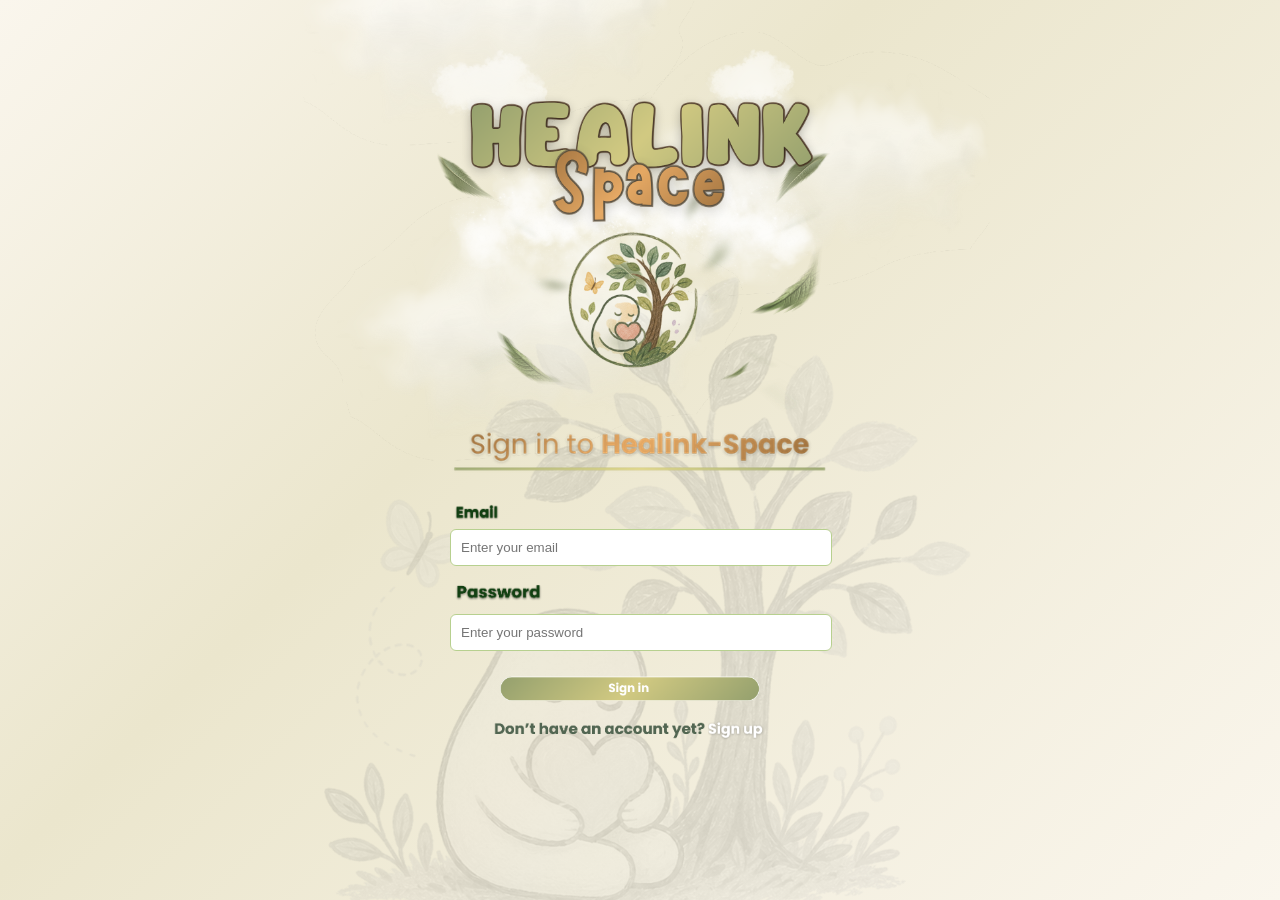
<file: index.html>
<!DOCTYPE html>
<html lang="id">
<head>
  <meta charset="UTF-8">
  <meta name="viewport" content="width=device-width, initial-scale=1.0">
  <title>Healink</title>
  <link rel="stylesheet" href="index.css">
</head>
<body>

  <div class="screen">
    <img src="assets2/wallpaper.png" alt="background" class="wallpaper">
    <div class="content">

      
      <!-- Logo -->
      <img src="assets2/logo-login.png" alt="MediSafe Logo" class="logo">

      
    <!-- Sign in to (IMAGE) -->
    <img src="assets2/signin-txt.png" class="title-img" alt="Sign in to">

    <!-- Form -->
    <form class="login-form">
    <img src="assets2/Email.png" class="fieldemail">
      <input type="email" placeholder="Enter your email">

    <img src="assets2/Password.png" class="fieldpassword">
      <input type="password" placeholder="Enter your password">

      <!-- Button SIGN IN (IMAGE) -->
      <a href="ab.html" class="btn-img">
  <img src="assets2/signin-btn.png" alt="Sign In">
      </a>

    </form>

    <div class="signup">
    <img src="assets2/textsignup.png" class="under" alt="Sign in to">

    <a href="signup.html" class="under">
  <img src="assets2/signup.png" alt="Info">
</a>
    
  </div>


  </div> 



    </div>
  </div>

</body>
</html>
</file>
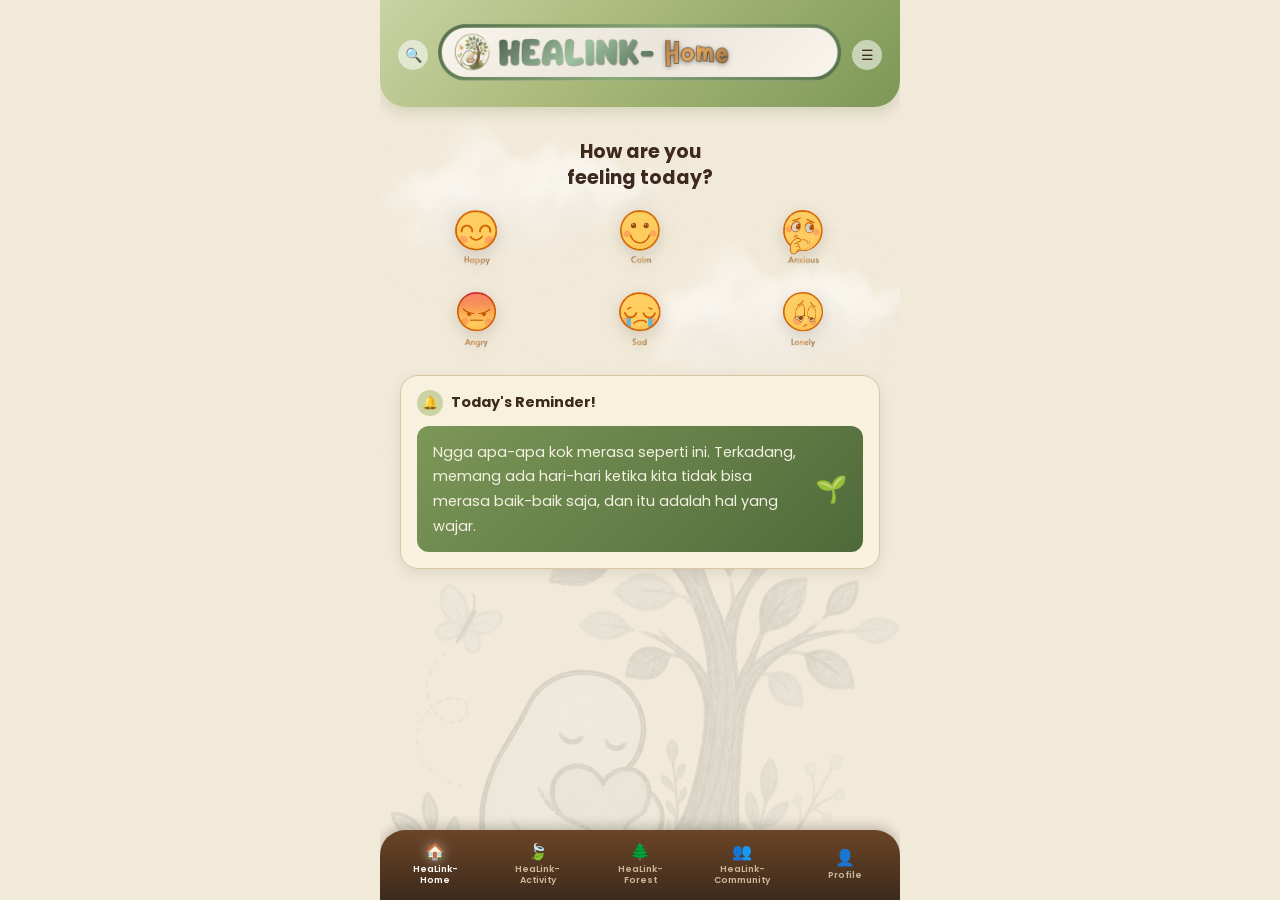
<file: ab.html>
<!DOCTYPE html>
<html lang="id">
<head>
<meta charset="UTF-8">
<meta name="viewport" content="width=device-width, initial-scale=1.0">
<title>HeaLink - Prototipe Interaktif</title>
<style>
@import url('https://fonts.googleapis.com/css2?family=Fredoka:wght@500;600;700&family=Caveat:wght@600;700&family=Poppins:ital,wght@0,400;0,500;0,600;0,700;1,400&display=swap');

/* ============ Design tokens ============ */
* {
  -webkit-tap-highlight-color: transparent;
}

:root{
  --green-deep:#4f6a3a;
  --green-mid:#7c9757;
  --green-light:#a9b878;
  --green-pale:#c9d3a3;
  --brown-deep:#3d2a1c;
  --brown-mid:#6b4527;
  --brown-warm:#8a6a45;
  --cream-bg:#f2ead9;
  --cream-card:#f8f1de;
  --cream-line:#d8c7a0;
  --gold:#e3ac3d;
  --gold-deep:#c98f22;
  --peach:#e8a78f;
  --ink:#3c2c1e;
  --ink-soft:#7a6650;
  --white:#fffdf8;

  --font-logo:'Fredoka', sans-serif;
  --font-script:'Caveat', cursive;
  --font-body:'Poppins', sans-serif;

  --radius-lg:28px;
  --radius-md:18px;
  --radius-sm:12px;
  --shadow-soft:0 10px 24px rgba(61,42,28,0.14);
  --shadow-card:0 4px 14px rgba(61,42,28,0.10);
}

*{box-sizing:border-box;}
html,body{margin:0;padding:0;}
body{
  font-family:var(--font-body);
  background:var(--cream-bg);
  min-height:100vh;
  min-height:100dvh;
  color:var(--ink);
}

/* ============ Page chrome ============ */
.stage{
  display:flex;
  flex-direction:column;
  align-items:stretch;
  width:100%;
  max-width:520px;
  margin:0 auto;
}
.stage-heading{
  display:none; /* prototype intro text hidden — this is now the real site opened on phone */
}

/* ============ Screen container (was phone frame) ============ */
.phone{
  position:relative;
  width:100%;
}
.phone-screen{
  position:relative;
  width:100%;
  min-height:100vh;
  min-height:100dvh;
  background:url('assets/background.png') center/cover no-repeat;
  overflow:hidden;
}

/* ============ Screens ============ */
.screen{
  position:absolute;
  inset:0;
  display:flex;
  flex-direction:column;
  opacity:0;
  pointer-events:none;
  transform:translateX(14px);
  transition:opacity .28s ease, transform .28s ease;
  min-height:100vh;
  min-height:100dvh;
}
.screen.active{
  opacity:1;
  pointer-events:auto;
  transform:translateX(0);
  z-index:5;
}
.screen-body{
  flex:1;
  overflow-y:auto;
  padding:14px 20px 24px;
  scrollbar-width:none;
}
.screen-body::-webkit-scrollbar{display:none;}

/* ============ Header ============ */
.app-header{
  padding:14px 18px 12px;
  position:relative;
  background:linear-gradient(135deg, var(--green-pale) 0%, var(--green-light) 45%, var(--green-mid) 100%);
  border-radius:0 0 26px 26px;
  box-shadow:0 6px 14px rgba(79,106,58,0.18);
}
.app-header .header-row{
  display:flex;
  align-items:center;
  gap:10px;
}
.icon-btn{
  width:30px; height:30px;
  border-radius:50%;
  border:none;
  background:rgba(255,255,255,0.55);
  display:flex; align-items:center; justify-content:center;
  font-size:14px;
  color:var(--brown-deep);
  cursor:pointer;
  flex-shrink:0;
  transition:transform .15s ease, background .15s ease;
}
.icon-btn:hover{background:rgba(255,255,255,0.85); transform:scale(1.06);}

.brand-pill .brand-icon{
  width:20px;height:20px;border-radius:50%;
  background:radial-gradient(circle at 35% 30%, #cfe3a6, var(--green-mid));
  display:flex;align-items:center;justify-content:center;
  font-size:11px; flex-shrink:0;
}
.brand-pill .brand-name{
  font-family:var(--font-logo);
  font-weight:600;
  font-size:14.5px;
  color:var(--green-deep);
  white-space:nowrap;
}
.brand-pill .brand-section{
  font-family:var(--font-script);
  font-weight:700;
  font-size:17px;
  color:var(--gold-deep);
  margin-left:1px;
}
.title-pill{
  flex:1;
  background:var(--white);
  border-radius:999px;
  padding:9px 16px;
  text-align:center;
  font-family:var(--font-logo);
  font-weight:600;
  font-size:14px;
  color:var(--brown-deep);
  letter-spacing:.3px;
  box-shadow:inset 0 1px 3px rgba(0,0,0,0.06);
}
.title-pill .chev{color:var(--green-deep); margin-right:4px;}

/* ============ Headings & text ============ */
.h1-page{
  font-weight:700; font-size:19px; text-align:center;
  color:var(--brown-deep); margin:18px 0 16px;
  line-height:1.35;
}
.h2-section{
  font-weight:700; font-size:15px; color:var(--brown-deep);
  text-decoration:underline; text-underline-offset:4px;
  text-decoration-color:var(--cream-line);
  margin:4px 0 14px; text-align:center;
}
.muted{color:var(--ink-soft); font-size:12.5px; line-height:1.6;}

/* ============ Mood grid (Home) ============ */
.mood-grid{
  display:grid;
  grid-template-columns:repeat(3,1fr);
  gap:16px 10px;
  margin-bottom:20px;
}
.mood-item{
  display:flex; flex-direction:column; align-items:center; gap:6px;
  background:none; border:none; cursor:pointer; font-family:var(--font-body);
}
.mood-face{
  width:64px; height:64px;
  display:flex; align-items:center; justify-content:center;
  transition:transform .15s ease, filter .15s ease;
  border-radius:50%;
  border:2.5px solid transparent;
}
.mood-face img{
  width:100%; height:100%;
  object-fit:contain;
  filter:drop-shadow(0 4px 8px rgba(61,42,28,0.18));
}
.mood-item:hover .mood-face{transform:translateY(-3px);}
.mood-item.selected .mood-face{border-color:var(--gold-deep); transform:scale(1.08); background:rgba(255,255,255,0.35);}
.mood-item span.label{font-size:12px; font-weight:600; color:var(--brown-warm);}

.reminder-card{
  background:var(--cream-card);
  border:1.5px solid var(--cream-line);
  border-radius:var(--radius-md);
  padding:14px 16px 16px;
  box-shadow:var(--shadow-card);
}
.reminder-title{
  display:flex; align-items:center; gap:8px;
  font-weight:700; font-size:14.5px; color:var(--brown-deep);
  margin-bottom:10px;
}
.reminder-title .bell{
  width:26px;height:26px;border-radius:50%;
  background:var(--green-pale);
  display:flex;align-items:center;justify-content:center;font-size:13px;
}
.reminder-body{
  background:linear-gradient(135deg, var(--green-mid), var(--green-deep));
  border-radius:var(--radius-sm);
  padding:14px 16px;
  color:#f4f0e2;
  font-size:14.5px;
  line-height:1.7;
  display:flex; align-items:center; gap:10px;
  justify-content:space-between;
}
.reminder-body .sprout{font-size:26px; flex-shrink:0;}

/* ============ Cards list (Activity hub) ============ */
.option-card{
  background:var(--cream-card);
  border:1.5px solid var(--cream-line);
  border-radius:var(--radius-md);
  padding:14px 16px;
  display:flex; align-items:center; justify-content:space-between; gap:10px;
  margin-bottom:14px;
  cursor:pointer;
  box-shadow:var(--shadow-card);
  transition:transform .15s ease, box-shadow .15s ease;
  text-align:left;
  width:100%;
  font-family:var(--font-body);
}
.option-card:hover{transform:translateY(-2px); box-shadow:0 10px 20px rgba(61,42,28,0.14);}
.option-card .oc-text h3{
  margin:0 0 4px; font-size:14.5px; font-weight:700; color:var(--brown-deep);
}
.option-card .oc-text p{margin:0; font-size:11.5px; color:var(--ink-soft); line-height:1.5;}
.option-card .oc-media{
  width:60px;height:60px; flex-shrink:0;
  display:flex;align-items:center;justify-content:center; overflow:hidden;
  background:none;
}
.option-card .oc-media img{width:100%; height:100%; object-fit:contain;}
.option-card .oc-arrow{
  font-size:14px; color:var(--green-deep); flex-shrink:0;
}

.pill-btn{
  display:inline-flex; align-items:center; gap:6px;
  background:linear-gradient(135deg, var(--green-mid), var(--green-deep));
  color:#fff; border:none; border-radius:999px;
  padding:10px 22px; font-weight:600; font-size:13px;
  font-family:var(--font-body);
  cursor:pointer; box-shadow:var(--shadow-card);
  transition:transform .15s ease, filter .15s ease;
}
.pill-btn:hover{transform:translateY(-2px); filter:brightness(1.05);}
.pill-btn.ghost{
  background:var(--white); color:var(--brown-deep);
  border:1.5px solid var(--cream-line);
}
.pill-btn.small{padding:7px 16px; font-size:12px;}
.pill-btn img.btn-icon{width:18px;height:18px;object-fit:contain;}
.center-row{display:flex; justify-content:center; margin:6px 0 4px;}

/* ============ HealCoin ============ */
.coin-hero{
  display:flex; flex-direction:column; align-items:center; gap:6px;
  margin:6px 0 22px;
}
.coin-hero img{width:64px; height:64px; object-fit:contain;}
.coin-hero .amount{font-size:34px; font-weight:700; color:var(--green-deep); font-family:var(--font-logo);}
.coin-hero .unit{font-size:13px; color:var(--ink-soft); margin-top:-4px;}
.coin-badge{
  display:inline-flex; align-items:center; gap:8px;
  background:var(--cream-card); border:1.5px solid var(--cream-line);
  border-radius:999px; padding:6px 14px 6px 6px;
}
.coin-badge img{width:30px;height:30px; object-fit:contain;}
.coin-badge b{font-size:16px; color:var(--brown-deep);}
.coin-badge small{display:block; font-size:10px; color:var(--ink-soft); margin-top:-2px;}

.history-item{
  display:flex; align-items:center; gap:12px;
  padding:12px 4px;
  border-bottom:1px solid var(--cream-line);
}
.history-item:last-child{border-bottom:none;}
.history-item .hi-icon{
  width:46px;height:46px;border-radius:50%;
  display:flex;align-items:center;justify-content:center; flex-shrink:0; overflow:hidden;
}
.history-item .hi-icon img{width:100%; height:100%; object-fit:contain;}
.history-item .hi-text{flex:1;}
.history-item .hi-text h4{margin:0 0 2px; font-size:13px; font-weight:700; color:var(--brown-deep);}
.history-item .hi-text span{font-size:11px; color:var(--ink-soft);}
.history-item .hi-amount{font-weight:700; color:var(--gold-deep); font-size:13.5px;}

.list-card{
  background:var(--cream-card); border:1.5px solid var(--cream-line);
  border-radius:var(--radius-md); padding:4px 14px; margin-bottom:16px;
}

/* ============ Tabs ============ */
.tab-row{display:flex; gap:8px; margin-bottom:16px; flex-wrap:wrap;}
.tab-btn{
  flex:1; min-width:90px;
  background:var(--cream-card); border:1.5px solid var(--cream-line);
  border-radius:999px; padding:8px 10px; font-size:12px; font-weight:600;
  color:var(--brown-warm); cursor:pointer; text-align:center; font-family:var(--font-body);
  transition:all .15s ease;
}
.tab-btn.active{
  background:linear-gradient(135deg, var(--green-mid), var(--green-deep));
  color:#fff; border-color:transparent;
}
.tab-panel{display:none;}
.tab-panel.active{display:block;}

/* ============ Voucher / redeem cards ============ */
.redeem-card{
  background:var(--cream-card); border:1.5px solid var(--cream-line);
  border-radius:var(--radius-md); padding:12px 14px;
  display:flex; align-items:center; gap:12px; margin-bottom:14px;
  box-shadow:var(--shadow-card);
}
.redeem-card .rc-icon{
  width:52px;height:52px;border-radius:50%;
  display:flex; align-items:center; justify-content:center; flex-shrink:0; overflow:hidden;
}
.redeem-card .rc-icon img{width:100%; height:100%; object-fit:contain;}
.redeem-card .rc-text{flex:1;}
.redeem-card .rc-text h4{margin:0 0 3px; font-size:13.5px; font-weight:700; color:var(--brown-deep);}
.redeem-card .rc-text span{font-size:11px; color:var(--ink-soft); display:block;}
.redeem-btn{
  background:linear-gradient(135deg, var(--green-mid), var(--green-deep));
  color:#fff; border:none; border-radius:999px; padding:7px 16px;
  font-size:11.5px; font-weight:600; cursor:pointer; flex-shrink:0; font-family:var(--font-body);
}

/* ============ Psychologist list ============ */
.psych-card{
  display:flex; align-items:center; gap:12px; padding:14px 4px;
  border-bottom:1px solid var(--cream-line); cursor:pointer;
}
.psych-card:last-child{border-bottom:none;}
.psych-avatar{
  width:52px;height:52px;border-radius:50%; flex-shrink:0;
  display:flex; align-items:center; justify-content:center; font-size:22px;
  box-shadow:var(--shadow-card);
  overflow:hidden;
}
.psych-avatar img{width:100%; height:100%; object-fit:cover;}
.psych-info{flex:1;}
.psych-info h4{margin:0 0 2px; font-size:13.5px; font-weight:700; color:var(--brown-deep);}
.psych-info p{margin:0 0 3px; font-size:11px; color:var(--ink-soft); line-height:1.4;}
.psych-info .rating{font-size:11.5px; color:var(--gold-deep); font-weight:600;}
.chev-right{color:var(--brown-warm); font-size:14px;}

/* ============ Session details ============ */
.session-top{display:flex; align-items:center; gap:12px; margin-bottom:18px;}
.session-top .avatar-lg{width:60px;height:60px;border-radius:50%; flex-shrink:0; box-shadow:var(--shadow-card); overflow:hidden;}
.session-top .avatar-lg img{width:100%;height:100%;object-fit:cover;}
.session-top h4{margin:0 0 3px; font-size:15px; color:var(--brown-deep);}
.session-top span{font-size:12px; color:var(--gold-deep); font-weight:600;}
.schedule-card{
  background:var(--cream-card); border:1.5px solid var(--cream-line);
  border-radius:var(--radius-md); padding:16px; margin-bottom:16px;
}
.date-row{display:flex; gap:8px; margin-bottom:12px;}
.date-chip{
  flex:1; text-align:center; padding:7px 4px; border-radius:10px;
  border:1.5px solid var(--cream-line); font-size:11px; font-weight:600;
  color:var(--brown-warm); cursor:pointer; background:var(--white);
}
.date-chip.active{background:var(--brown-mid); color:#fff; border-color:var(--brown-mid);}
.time-grid{display:grid; grid-template-columns:repeat(3,1fr); gap:8px; margin-bottom:14px;}
.time-chip{
  text-align:center; padding:9px 4px; border-radius:10px; font-size:12.5px; font-weight:600;
  background:var(--green-mid); color:#fff; cursor:pointer; border:none; font-family:var(--font-body);
}
.time-chip.active{background:var(--brown-deep);}
.selected-slot{
  background:linear-gradient(135deg, var(--green-light), var(--green-mid));
  border-radius:999px; padding:9px 16px; display:flex; justify-content:space-between;
  font-size:12px; font-weight:700; color:#fff;
}
.book-row{display:flex; align-items:center; justify-content:space-between; margin-top:8px;}
.book-row .coin-mini{display:flex; align-items:center; gap:6px; font-weight:700; color:var(--brown-deep); font-size:15px;}
.book-row .coin-mini img{width:22px;height:22px; object-fit:contain;}

/* ============ Journal ============ */
.field-block{margin-bottom:16px;}
.field-block label{
  display:block; font-size:12.5px; font-weight:700; color:var(--brown-deep);
  text-decoration:underline; text-decoration-color:var(--cream-line); text-underline-offset:3px;
  margin-bottom:8px;
}
.field-box{
  background:var(--cream-card); border:1.5px solid var(--brown-warm);
  border-radius:16px; padding:10px 14px;
}
.field-line{
  display:flex; gap:6px; align-items:baseline; padding:6px 0;
  border-bottom:1px dashed var(--cream-line); font-size:12px;
}
.field-line:last-child{border-bottom:none;}
.field-line input{
  flex:1; border:none; background:transparent; font-family:var(--font-body);
  font-size:12.5px; color:var(--ink); outline:none; padding:2px 0;
}
.field-box textarea{
  width:100%; border:none; background:transparent; resize:none; font-family:var(--font-body);
  font-size:12.5px; outline:none; min-height:40px; color:var(--ink);
}

/* ============ Podcast ============ */
.podcast-panel{
  background:linear-gradient(160deg, var(--green-light) 0%, var(--green-deep) 100%);
  border-radius:var(--radius-md); padding:14px; margin-top:6px;
}
.ep-filter{
  display:flex; align-items:center; gap:10px; margin:4px 4px 14px;
  font-size:12px; color:var(--brown-deep); font-weight:600;
}
.ep-filter .chip{
  background:var(--white); border-radius:999px; padding:6px 14px; font-size:11.5px;
}
.ep-card{
  display:flex; gap:10px; background:rgba(255,253,248,0.9); border-radius:14px;
  padding:8px; margin-bottom:10px; align-items:flex-start; cursor:pointer;
  transition:transform .15s ease;
}
.ep-card:hover{transform:translateY(-2px);}
.ep-card img{width:64px;height:64px; border-radius:10px; object-fit:cover; flex-shrink:0;}
.ep-card .ep-text{flex:1;}
.ep-card .ep-text h5{margin:0 0 3px; font-size:12px; font-weight:700; color:var(--brown-deep); line-height:1.3;}
.ep-card .ep-text p{margin:0 0 5px; font-size:10px; color:var(--ink-soft); line-height:1.4;}
.ep-card .ep-meta{display:flex; align-items:center; gap:6px; font-size:10.5px; color:var(--brown-warm); font-weight:600;}
.ep-play{
  width:20px;height:20px;border-radius:50%; background:var(--brown-deep); color:#fff;
  display:flex;align-items:center;justify-content:center; font-size:9px; border:none; cursor:pointer;
}
.ep-play.playing{background:var(--gold-deep);}

/* ============ Community: plan together ============ */
.duo-row{display:flex; justify-content:center; align-items:center; gap:18px; margin:8px 0 16px;}
.duo-avatar{display:flex; flex-direction:column; align-items:center; gap:6px;}
.duo-avatar img{width:64px;height:64px;border-radius:50%; box-shadow:var(--shadow-card); object-fit:cover;}
.duo-avatar span{font-size:12px; font-weight:600; color:var(--brown-deep);}
.duo-plus{font-size:20px; color:var(--brown-warm); font-weight:700;}
.tree-visual{text-align:center; margin:10px 0 4px; line-height:1;}
.tree-visual img{width:110px; height:110px; object-fit:contain;}
.grow-caption{text-align:center; font-size:13px; color:var(--brown-deep); font-weight:600; margin-bottom:16px; line-height:1.5;}
.progress-row{display:flex; justify-content:space-between; font-size:11.5px; font-weight:600; color:var(--brown-warm); margin-bottom:6px;}
.progress-track{
  width:100%; height:9px; background:var(--white); border-radius:999px; overflow:hidden;
  border:1px solid var(--cream-line); margin-bottom:18px;
}
.progress-fill{height:100%; background:linear-gradient(90deg, var(--green-mid), var(--green-deep)); border-radius:999px;}

.target-card{
  background:var(--cream-card); border:1.5px solid var(--cream-line); border-radius:var(--radius-md);
  padding:14px 16px; margin-bottom:16px;
}
.target-card h4{margin:0 0 8px; font-size:13.5px; color:var(--brown-deep); display:flex; align-items:center; gap:6px;}
.target-card h4 img{width:20px;height:20px;object-fit:contain;}
.target-nums{display:flex; justify-content:space-between; font-size:11px; color:var(--ink-soft); margin-top:6px;}
.forest-photo{width:100%; border-radius:var(--radius-md); margin-bottom:16px; box-shadow:var(--shadow-card); display:block; object-fit:cover; max-height:260px;}
.members-card{
  background:linear-gradient(135deg, var(--green-light), var(--green-mid));
  border-radius:var(--radius-md); padding:14px 16px;
}
.members-card h4{margin:0 0 10px; font-size:13px; color:#fff; text-decoration:underline; text-underline-offset:3px;}
.avatar-stack{display:flex; align-items:center;}
.avatar-stack .av{
  width:34px;height:34px;border-radius:50%; border:2px solid #fff; margin-left:-10px;
  display:flex;align-items:center;justify-content:center;font-size:14px; box-shadow:var(--shadow-card);
}
.avatar-stack .av:first-child{margin-left:0;}
.avatar-stack .more{
  background:var(--brown-deep); color:#fff; font-size:11px; font-weight:700;
}

/* ============ Forest main ============ */
.forest-hero{position:relative; margin:4px 0 14px;}
.forest-hero img{width:100%; border-radius:var(--radius-md); box-shadow:var(--shadow-card); display:block; max-height:340px; object-fit:cover;}
.coin-float{
  position:absolute; top:12px; left:12px;
  background:var(--cream-card); border:1.5px solid var(--cream-line);
  border-radius:999px; padding:6px 12px; display:flex; align-items:center; gap:6px;
  font-weight:700; font-size:13px; color:var(--brown-deep);
}
.coin-float img{width:20px;height:20px; object-fit:contain;}
.growth-card{
  background:var(--cream-card); border:1.5px solid var(--cream-line); border-radius:var(--radius-md);
  padding:14px 16px; margin-bottom:16px;
}
.growth-card h4{margin:0 0 4px; font-size:13.5px; color:var(--brown-deep); display:flex; align-items:center; gap:6px;}
.growth-level{display:flex; justify-content:space-between; font-size:12px; color:var(--brown-warm); font-weight:600; margin:8px 0 6px;gap:250px;}
.two-btn-row{display:flex; gap:10px;}
.two-btn-row .pill-btn{flex:1; justify-content:center; text-align:center;}

/* ============ Market ============ */
.chip-row{display:flex; gap:8px; margin-bottom:16px; overflow-x:auto; padding-bottom:2px;}
.chip-row .tab-btn{flex:none; padding:8px 14px;}
.market-item{
  display:flex; align-items:center; gap:12px; background:var(--cream-card);
  border:1.5px solid var(--cream-line); border-radius:var(--radius-md); padding:10px 14px;
  margin-bottom:12px; cursor:pointer; transition:transform .15s ease;
}
.market-item:hover{transform:translateY(-2px);}
.market-item img{width:44px;height:44px; object-fit:contain;}
.market-item h4{flex:1; margin:0; font-size:13.5px; color:var(--brown-deep); font-weight:700;}
.market-item .price{display:flex; align-items:center; gap:5px; font-weight:700; color:var(--gold-deep); font-size:13px;}
.market-item .price img{width:18px;height:18px; object-fit:contain;}

/* ============ Item detail ============ */
.item-hero{text-align:center; margin:6px 0 18px;}
.item-hero img{width:170px; height:170px; object-fit:contain; filter:drop-shadow(0 10px 14px rgba(61,42,28,0.2));}
.item-hero h3{margin:6px 0 8px; font-size:18px; color:var(--brown-deep); text-decoration:underline; text-underline-offset:4px; text-decoration-color:var(--cream-line);}
.item-hero p{max-width:260px; margin:0 auto 18px; font-size:12.5px; color:var(--ink-soft); line-height:1.7;}
.item-price{display:flex; align-items:center; justify-content:center; gap:8px; font-size:20px; font-weight:700; color:var(--brown-deep); margin-bottom:14px;}
.item-price img{width:26px;height:26px; object-fit:contain;}

/* ============ Confirmation ============ */
.confirm-wrap{position:relative; flex:1; display:flex; flex-direction:column;}
.confirm-msg{
  position:absolute; left:20px; right:20px; bottom:22px;
  background:var(--cream-card); border:1.5px solid var(--cream-line); border-radius:var(--radius-md);
  padding:18px 20px; font-size:14px; font-weight:600; color:var(--brown-deep); text-align:center; line-height:1.6;
  box-shadow:var(--shadow-soft);
}

/* ============ Mission ============ */
.mission-item{
  display:flex; align-items:center; gap:12px; padding:14px 4px;
  border-bottom:1px solid var(--cream-line);
}
.mission-item:last-child{border-bottom:none;}
.mission-icon{
  width:48px;height:48px;border-radius:50%; flex-shrink:0;
  display:flex;align-items:center;justify-content:center; overflow:hidden;
}
.mission-icon img{width:100%; height:100%; object-fit:contain;}
.mission-text{flex:1;}
.mission-text h4{margin:0 0 6px; font-size:12.5px; font-weight:700; color:var(--brown-deep);}
.mission-bar{width:100%; height:6px; background:var(--white); border-radius:999px; overflow:hidden; border:1px solid var(--cream-line);}
.mission-bar span{display:block; height:100%; background:linear-gradient(90deg, var(--green-mid), var(--green-deep));}
.mission-reward{display:flex; align-items:center; gap:4px; font-weight:700; color:var(--gold-deep); font-size:13px; flex-shrink:0;}
.mission-reward img{width:16px;height:16px;object-fit:contain;}
.bonus-card{
  margin-top:16px; background:linear-gradient(135deg,#f6d98a,#eab54a);
  border-radius:var(--radius-md); padding:14px 16px; display:flex; align-items:center; gap:12px;
  font-size:12.5px; font-weight:600; color:var(--brown-deep); line-height:1.6;
}
.bonus-card .gift{font-size:30px;}
.bonus-card b{color:#b5471f;}

/* ============ Chat ============ */
.chat-layout{display:flex; flex:1; overflow:hidden;}
.chat-sidebar{
  width:118px; background:linear-gradient(180deg, var(--green-mid), var(--green-deep));
  padding:12px 8px; overflow-y:auto; flex-shrink:0;
}
.chat-sidebar h4{color:#fff; font-size:14px; margin:2px 4px 10px; font-weight:700;}
.chat-search{
  background:rgba(255,255,255,0.85); border-radius:999px; padding:5px 10px; font-size:9.5px;
  color:var(--ink-soft); margin-bottom:10px;
}
.chat-entry{
  display:flex; align-items:center; gap:6px; padding:6px 6px; border-radius:10px;
  cursor:pointer; margin-bottom:6px; transition:background .15s ease;
}
.chat-entry:hover, .chat-entry.active{background:rgba(255,255,255,0.18);}
.chat-entry .ce-avatar{
  width:26px;height:26px;border-radius:50%; flex-shrink:0; display:flex;align-items:center;justify-content:center;
  font-size:12px; box-shadow:0 1px 3px rgba(0,0,0,0.2); overflow:hidden;
}
.chat-entry .ce-avatar img{width:100%;height:100%;object-fit:cover;}
.chat-entry span{color:#fff; font-size:10.5px; font-weight:600; line-height:1.2;}
.chat-main{flex:1; display:flex; flex-direction:column; padding:10px 14px 14px; overflow:hidden;}
.chat-main-header{
  display:flex; align-items:center; gap:8px; padding:6px 8px; background:var(--cream-card);
  border-radius:999px; margin-bottom:10px; flex-shrink:0;
}
.chat-main-header .ce-avatar{width:26px;height:26px;border-radius:50%; display:flex;align-items:center;justify-content:center;font-size:12px; overflow:hidden;}
.chat-main-header .ce-avatar img{width:100%;height:100%;object-fit:cover;}
.chat-main-header b{font-size:12.5px; color:var(--brown-deep); flex:1;}
.chat-thread{flex:1; overflow-y:auto; display:flex; flex-direction:column; gap:8px; padding:4px 2px;}
.bubble{
  max-width:78%; padding:9px 13px; border-radius:16px; font-size:11.5px; line-height:1.5;
}
.bubble.in{align-self:flex-start; background:#e4e4e4; color:var(--ink); border-bottom-left-radius:4px;}
.bubble.out{align-self:flex-end; background:var(--brown-deep); color:#fff; border-bottom-right-radius:4px;}
.bubble.out.alt{background:var(--green-mid);}
.chat-input{
  display:flex; align-items:center; gap:8px; margin-top:10px; background:var(--white);
  border:1.5px solid var(--cream-line); border-radius:999px; padding:8px 12px; flex-shrink:0;
}
.chat-input input{flex:1; border:none; outline:none; background:transparent; font-family:var(--font-body); font-size:11.5px;}
.chat-input .icon-btn{background:var(--cream-card);}

/* ============ Profile ============ */
.profile-hero{display:flex; flex-direction:column; align-items:center; gap:8px; margin:10px 0 22px;}
.profile-hero .pf-avatar{
  width:78px;height:78px;border-radius:50%; background:linear-gradient(135deg, var(--green-light), var(--green-deep));
  display:flex; align-items:center; justify-content:center; font-size:34px; box-shadow:var(--shadow-card);
  overflow:hidden;
}
.profile-hero .pf-avatar img{width:100%;height:100%;object-fit:cover;}
.profile-hero h3{margin:2px 0 0; font-size:16px; color:var(--brown-deep);}
.profile-hero span{font-size:12px; color:var(--ink-soft);}
.profile-list{background:var(--cream-card); border:1.5px solid var(--cream-line); border-radius:var(--radius-md); overflow:hidden;}
.profile-row{
  display:flex; align-items:center; gap:12px; padding:13px 16px; border-bottom:1px solid var(--cream-line);
  cursor:pointer; font-size:13px; color:var(--brown-deep); font-weight:600;
}
.profile-row:last-child{border-bottom:none;}
.profile-row .pr-icon{width:20px; text-align:center; color:var(--green-deep);}
.profile-row .chev-right{margin-left:auto;}

/* ============ Bottom nav ============ */
.bottom-nav{
  display:flex; justify-content:space-around; align-items:center;
  background:linear-gradient(180deg, var(--brown-mid), var(--brown-deep));
  padding:10px 4px 12px; flex-shrink:0;
  border-radius:25px 25px 0 0; box-shadow:0 -4px 12px rgba(0,0,0,0.2);
}
.nav-item{
  display:flex; flex-direction:column; align-items:center; gap:3px;
  background:none; border:none; color:#cbb89a; cursor:pointer; font-family:var(--font-body);
  padding:2px 4px; flex:1;
}
.nav-item span{font-size:9px; font-weight:600; line-height:1.2; text-align:center;}
.nav-item .nav-icon{font-size:16px;}
.nav-item.active{color:#fff;}
.nav-item.active .nav-icon{filter:drop-shadow(0 0 6px rgba(255,255,255,0.5));}

/* ============ Sub-header nav buttons ============ */
.subnav-row{display:flex; justify-content:space-between; gap:10px; margin-top:auto; padding-top:14px;}

/* ============ Side menu ============ */
.menu-overlay{
  position:fixed; inset:0; background:rgba(20,14,9,0.45);
  opacity:0; pointer-events:none; transition:opacity .25s ease; z-index:40;
}
.menu-overlay.open{opacity:1; pointer-events:auto;}
.side-menu{
  position:fixed; top:0; right:0; bottom:0; width:76%; max-width:320px;
  background:var(--cream-bg); box-shadow:-8px 0 24px rgba(0,0,0,0.2);
  transform:translateX(100%); transition:transform .28s ease;
  padding:26px 18px; overflow-y:auto;
}
.menu-overlay.open .side-menu{transform:translateX(0);}
.side-menu h4{
  font-family:var(--font-logo); color:var(--green-deep); font-size:17px; margin:0 0 4px;
}
.side-menu .side-sub{font-size:11px; color:var(--ink-soft); margin-bottom:16px;}
.menu-link{
  display:flex; align-items:center; gap:10px; padding:11px 10px; border-radius:12px;
  font-size:12.5px; font-weight:600; color:var(--brown-deep); cursor:pointer; margin-bottom:2px;
}
.menu-link:hover{background:var(--cream-card);}
.menu-link .mi{width:20px; text-align:center;}
.menu-close{
  position:absolute; top:18px; right:18px; width:30px;height:30px;border-radius:50%;
  border:none; background:var(--cream-card); cursor:pointer; font-size:14px; color:var(--brown-deep);
}
.menu-group-label{font-size:10.5px; text-transform:uppercase; letter-spacing:.6px; color:var(--brown-warm); margin:16px 4px 4px;}

/* ============ Toast ============ */
.toast{
  position:fixed; left:50%; bottom:90px; transform:translate(-50%,10px);
  background:var(--brown-deep); color:#fff; padding:11px 20px; border-radius:999px;
  font-size:12px; font-weight:600; opacity:0; pointer-events:none; transition:all .25s ease; z-index:60;
  white-space:nowrap; box-shadow:var(--shadow-soft);
}
.toast.show{opacity:1; transform:translate(-50%,0);}

/* ============ Footer credit ============ */
.credit{display:none;}
/* ================= SIDEBAR ================= */
#sidebar {
  position: fixed;
  top: 0;
  left: -320px;
  width: 320px;
  height: 100vh;
  background-color: #fff7fa;   /* cukup ini */
  box-shadow: 3px 0 15px rgba(0,0,0,0.2);
  transition: left 0.3s ease, background-color 0.3s ease;
  z-index: 9999;
  overflow-y: auto;
  padding-bottom: 50px;
}

#sidebar.dark {
  background-color: #000;
  color: #fff;
}

#sidebar.dark img {
  filter: invert(1) brightness(2);
}

#sidebar.dark .close-btn {
  color: #fff;
}

#sidebar.dark .profile h3 {
  color: #ffffff;
}

#sidebar.dark .profile p {
  color: #dddddd;
}

#sidebar.dark .profile img {
  filter: invert(0);
}

/* Sidebar aktif */
#sidebar.active {
  left: 0;
}

/* Tombol close */
.close-btn {
  font-size: 26px;
  text-align: right;
  padding: 12px 18px;
  cursor: pointer;
  color: #000000;
}

/* ================= PROFILE ================= */
.profile {
  text-align: left;
  padding: 10px 20px 20px;
  display: flex;
  gap: 10px;

}

.bagi2 {
  transform: translateY(15px);
}

.profile img {
  width: 72px;
  height: 72px;
  border-radius: 50%;
  object-fit: cover;
  margin-bottom: 8px;
}

.profile h3 {
  font-size: 16px;
  color: #000000;
  margin-bottom: 2px;
  
}

.profile p {
  font-size: 12px;
  color: #777;
}

/* ================= DIVIDER ================= */
#sidebar hr {
  border: none;
  border-top: 1px solid #00000081;
  margin: 10px 20px;
}

/* ================= MENU SECTION ================= */
.menu-section {
  padding: 8px 20px;
  margin-right: 0px;
}

.menu-section h4 {
    display: block;
    width: 180px;
    background: #ffffff;
    padding: 8px 12px;
    border-radius: 0 12px 12px 0;
 margin-left: -20px;
}

/* Link menu */
.menu-section a {
  display: flex;
  align-items: center;
  gap: 10px;
  text-decoration: none;
  font-size: 14px;
  color: #000000;
  padding: 4px;
  border-radius: 8px;
  transition: 0.25s;
}

.menu-section a img {
  width: auto;        /* otomatis menyesuaikan lebar a */
  height: 30px;       /* proporsional */
  display: block;     /* hilangkan spasi bawah */
}

/* Hover menu */
.menu-section a:hover {
  background: #7c9757;
  transform: translateX(4px);
}

/* Logout khusus */
.menu-section a:last-child {
  color: #000000;
}

/* ================= GAMBAR ATAS ================= */
.gambar-atas{
    width: 100%;                  /* lebar container gambar */
    overflow: hidden;
    line-height: 0;              /* hilangkan jarak bawah gambar */
}

.gambar-atas img{
    width: 100%;                 /* penuh selebar layar */
    height: auto;                /* tinggi mengikuti proporsi */
    display: block;              /* hilangkan spasi bawaan img */
    object-fit: contain;         /* seluruh gambar terlihat */
    object-position: top center; /* posisi di tengah atas */
}
</style>
</head>
<body>

<div class="stage">
  <div class="stage-heading">
    <span class="eyebrow">tumbuh, sedikit demi sedikit</span>
    <h1>HeaLink-</h1>
    <p>Prototipe interaktif aplikasi kesehatan mental. Klik kartu, tombol, dan ikon menu (☰) untuk menjelajahi semua 16 layar.</p>
  </div>

  <div class="phone-screen" id="phoneScreen">

      <!-- ============ HOME ============ -->
      <section class="screen active" data-screen="home">
        <div class="app-header">
          <div class="header-row">
            <button class="icon-btn" title="Cari">🔍</button>
            <div class="brand-pill">
             <img class="gambar-atas" src="assets/Email (19).png" alt="Gambar">
            </div>
            <button class="icon-btn" onclick="toggleMenu(true)" title="Menu">☰</button>
          </div>
        </div>
        <div class="screen-body">
          <h2 class="h1-page">How are you<br>feeling today?</h2>
          <div class="mood-grid">
            <button class="mood-item mood-happy" onclick="pickMood(this,'Happy','Senang mendengarnya! 🌞')"><span class="mood-face"><img src="assets/mood-happy.png" alt="Happy"></span></button>
            <button class="mood-item mood-calm" onclick="pickMood(this,'Calm','Nikmati ketenanganmu 🍃')"><span class="mood-face"><img src="assets/mood-calm.png" alt="Calm"></span></button>
            <button class="mood-item mood-anxious" onclick="pickMood(this,'Anxious','Tarik napas pelan-pelan ya 💛')"><span class="mood-face"><img src="assets/mood-anxious.png" alt="Anxious"></span></button>
            <button class="mood-item mood-angry" onclick="pickMood(this,'Angry','Nggak apa-apa merasa kesal 🔥')"><span class="mood-face"><img src="assets/mood-angry.png" alt="Angry"></span></button>
            <button class="mood-item mood-sad" onclick="pickMood(this,'Sad','Kamu boleh sedih hari ini 💧')"><span class="mood-face"><img src="assets/mood-sad.png" alt="Sad"></span></button>
            <button class="mood-item mood-lonely" onclick="pickMood(this,'Lonely','Kamu nggak sendirian di sini 🤍')"><span class="mood-face"><img src="assets/mood-lonely.png" alt="Lonely"></span></button>
          </div>
          <div class="reminder-card">
            <div class="reminder-title"><span class="bell">🔔</span> Today's Reminder!</div>
            <div class="reminder-body">
              <span>Ngga apa-apa kok merasa seperti ini. Terkadang, memang ada hari-hari ketika kita tidak bisa merasa baik-baik saja, dan itu adalah hal yang wajar.</span>
              <span class="sprout">🌱</span>
            </div>
          </div>
        </div>
        <nav class="bottom-nav">
          <button class="nav-item active" onclick="goTo('home')"><span class="nav-icon">🏠</span><span>HeaLink-<br>Home</span></button>
          <button class="nav-item" onclick="goTo('activity-hub')"><span class="nav-icon">🍃</span><span>HeaLink-<br>Activity</span></button>
          <button class="nav-item" onclick="goTo('forest')"><span class="nav-icon">🌲</span><span>HeaLink-<br>Forest</span></button>
          <button class="nav-item" onclick="goTo('chat')"><span class="nav-icon">👥</span><span>HeaLink-<br>Community</span></button>
          <button class="nav-item" onclick="goTo('profile')"><span class="nav-icon">👤</span><span>Profile</span></button>
        </nav>
      </section>

      <!-- ============ ACTIVITY HUB ============ -->
      <section class="screen" data-screen="activity-hub">
        <div class="app-header">
          <div class="header-row">
            <button class="icon-btn">🔍</button>
            <div class="brand-pill">
              <img class="gambar-atas" src="assets/Email (24).png" alt="Gambar">
            </div>
            <button class="icon-btn" onclick="toggleMenu(true)">☰</button>
          </div>
        </div>
        <div class="screen-body">
          <h2 class="h1-page">Choose your next step:</h2>
          <button class="option-card" onclick="goTo('journal')">
            <div class="oc-text"><h3>Journaling</h3><p>Express your feelings through guided journaling to build emotional awareness.</p></div>
            <div class="oc-media"><img src="assets/icon-journal-flat.png" alt=""></div>
          </button>
          <button class="option-card" onclick="goTo('podcast')">
            <div class="oc-text"><h3>Podcast/Audio Companion</h3><p>Feel accompanied through soothing audio sessions that guide and support your wellbeing.</p></div>
            <div class="oc-media"><img src="assets/icon-headphones-flat.png" alt=""></div>
          </button>
          <button class="option-card" onclick="goTo('community-tabs')">
            <div class="oc-text"><h3>Community Activity</h3><p>Connect with people through collaborative activities that encourage belonging and emotional support.</p></div>
            <div class="oc-media"><img src="assets/icon-community-flat.png" alt=""></div>
          </button>
          <div class="center-row">
            <button class="pill-btn" onclick="goTo('healcoin')"><img class="btn-icon" src="assets/icon-coin.png" alt="">HealCoin</button>
          </div>
        </div>
        <nav class="bottom-nav">
          <button class="nav-item" onclick="goTo('home')"><span class="nav-icon">🏠</span><span>HeaLink-<br>Home</span></button>
          <button class="nav-item active" onclick="goTo('activity-hub')"><span class="nav-icon">🍃</span><span>HeaLink-<br>Activity</span></button>
          <button class="nav-item" onclick="goTo('forest')"><span class="nav-icon">🌲</span><span>HeaLink-<br>Forest</span></button>
          <button class="nav-item" onclick="goTo('chat')"><span class="nav-icon">👥</span><span>HeaLink-<br>Community</span></button>
          <button class="nav-item" onclick="goTo('profile')"><span class="nav-icon">👤</span><span>Profile</span></button>
        </nav>
      </section>

      <!-- ============ HEALCOIN ============ -->
      <section class="screen" data-screen="healcoin">
        <div class="app-header">
          <div class="header-row">
            <button class="icon-btn">🔍</button>
            <div class="brand-pill">
              <img class="gambar-atas" src="assets/Email (24).png" alt="Gambar">
            </div>
            <button class="icon-btn" onclick="toggleMenu(true)">☰</button>
          </div>
        </div>
        <div class="screen-body">
          <h2 class="h2-section">Your HealCoin</h2>
          <div class="coin-hero">
            <img src="assets/icon-coin.png" alt="HealCoin">
            <span class="amount">120</span>
            <span class="unit">HealCoin</span>
          </div>
          <div class="muted" style="font-weight:700;color:var(--brown-deep);font-size:13px;margin-bottom:6px;">Earning History:</div>
          <div class="list-card">
            <div class="history-item"><span class="hi-icon"><img src="assets/icon-journal.png" alt=""></span><div class="hi-text"><h4>Journaling</h4><span>Today, 10.30 AM</span></div><span class="hi-amount">+15</span></div>
            <div class="history-item"><span class="hi-icon"><img src="assets/icon-headphones.png" alt=""></span><div class="hi-text"><h4>Podcast/Audio Companion</h4><span>Today, 09.15 AM</span></div><span class="hi-amount">+10</span></div>
            <div class="history-item"><span class="hi-icon"><img src="assets/icon-community.png" alt=""></span><div class="hi-text"><h4>Community Activity</h4><span>Yesterday, 08.45 PM</span></div><span class="hi-amount">+20</span></div>
          </div>
          <div class="center-row"><button class="pill-btn ghost" onclick="goTo('support')">⭐ Reward</button></div>
          <div class="subnav-row">
            <button class="pill-btn ghost small" onclick="goTo('activity-hub')">‹ Back to Activity</button>
            <button class="pill-btn small" onclick="goTo('forest')">Next to Forest ›</button>
          </div>
        </div>
      </section>

      <!-- ============ SUPPORT (vouchers) ============ -->
      <section class="screen" data-screen="support">
        <div class="app-header">
          <div class="header-row">
            <button class="icon-btn">🔍</button>
            <div class="brand-pill">
              <img class="gambar-atas" src="assets/Email (24).png" alt="Gambar">
            </div>
            <button class="icon-btn" onclick="toggleMenu(true)">☰</button>
          </div>
        </div>
        <div class="screen-body">
          <h2 class="h2-section">Get Professional Support</h2>
          <div class="coin-badge" style="margin-bottom:16px;"><img src="assets/icon-coin.png" alt=""><div><b>120</b><small>HealCoin</small></div></div>
          <div class="tab-row">
            <div class="tab-btn active" data-group="support" data-tab="vouchers" onclick="switchTab('support','vouchers')">Vouchers</div>
            <div class="tab-btn" data-group="support" data-tab="consult" onclick="switchTab('support','consult')">Consultation</div>
            <div class="tab-btn" data-group="support" data-tab="history" onclick="switchTab('support','history')">History</div>
          </div>
          <div class="tab-panel active" data-group="support" data-tab="vouchers">
            <div class="redeem-card"><span class="rc-icon"><img src="assets/icon-voucher.png" alt=""></span><div class="rc-text"><h4>Consultation Voucher</h4><span>65 HealCoin</span></div><button class="redeem-btn" onclick="toast('Voucher ditukar!')">Redeem</button></div>
            <div class="redeem-card"><span class="rc-icon"><img src="assets/icon-voucher.png" alt=""></span><div class="rc-text"><h4>Consultation Voucher</h4><span>100 HealCoin</span></div><button class="redeem-btn" onclick="toast('Voucher ditukar!')">Redeem</button></div>
            <div class="redeem-card"><span class="rc-icon"><img src="assets/icon-telehealth.png" alt=""></span><div class="rc-text"><h4>Telehealth Session</h4><span>120 HealCoin · 50 mins session</span></div><button class="redeem-btn" onclick="toast('Voucher ditukar!')">Redeem</button></div>
          </div>
          <div class="tab-panel" data-group="support" data-tab="consult">
            <div class="redeem-card"><span class="rc-icon"><img src="assets/icon-telehealth.png" alt=""></span><div class="rc-text"><h4>Cari Psikolog</h4><span>Pilih dari 3 psikolog tersedia</span></div><button class="redeem-btn" onclick="goTo('choose-psychologist')">Lihat</button></div>
          </div>
          <div class="tab-panel" data-group="support" data-tab="history">
            <p class="muted" style="text-align:center;padding:20px 0;">Belum ada riwayat konsultasi.</p>
          </div>
          <div class="center-row" style="margin-top:8px;"><button class="pill-btn ghost small" onclick="goBack()">‹ Previous Page</button></div>
        </div>
      </section>

      <!-- ============ CHOOSE PSYCHOLOGIST ============ -->
      <section class="screen" data-screen="choose-psychologist">
        <div class="app-header">
          <div class="header-row">
            <button class="icon-btn">🔍</button>
  <img class="gambar-atas" src="assets/Email (24).png" alt="Gambar">           
   <button class="icon-btn" onclick="toggleMenu(true)">☰</button>
          </div>
        </div>
        <div class="screen-body">
          <h2 class="h2-section">Choose your Psychologist</h2>
          <div class="list-card">
            <div class="psych-card" onclick="openSession('Shayla A, M.Psi., Psikolog','Adolescent and Anxiety Specialist','assets/avatar-you.png','4.9')">
              <span class="psych-avatar" style="background:radial-gradient(circle at 35% 30%,#f2c6a3,#d9744a);"><img src="assets/avatar-you.png" alt=""></span>
              <div class="psych-info"><h4>Shayla A, M.Psi., Psikolog</h4><p>Adolescent and Anxiety Specialist</p><span class="rating">⭐ 4.9</span></div>
              <span class="chev-right">›</span>
            </div>
            <div class="psych-card" onclick="openSession('Adrian L, M.Psi., Psikolog','Adult and Stress Specialist','','4.9')">
              <span class="psych-avatar" style="background:radial-gradient(circle at 35% 30%,#f4dcb1,#c99a55);">👨</span>
              <div class="psych-info"><h4>Adrian L, M.Psi., Psikolog</h4><p>Adult and Stress Specialist</p><span class="rating">⭐ 4.9</span></div>
              <span class="chev-right">›</span>
            </div>
            <div class="psych-card" onclick="openSession('Miranda P, M.Psi., Psikolog','Relationship and Self-Esteem Specialist','assets/avatar-maya.png','4.9')">
              <span class="psych-avatar" style="background:radial-gradient(circle at 35% 30%,#aee0e8,#3e7d93);"><img src="assets/avatar-maya.png" alt=""></span>
              <div class="psych-info"><h4>Miranda P, M.Psi., Psikolog</h4><p>Relationship and Self-Esteem Specialist</p><span class="rating">⭐ 4.9</span></div>
              <span class="chev-right">›</span>
            </div>
          </div>
          <div class="center-row"><button class="pill-btn ghost small" onclick="goBack()">‹ Previous Page</button></div>
        </div>
      </section>

      <!-- ============ SESSION DETAILS ============ -->
      <section class="screen" data-screen="session-details">
        <div class="app-header">
          <div class="header-row">
            <button class="icon-btn" onclick="goBack()">←</button>
            <div class="title-pill"><span class="chev">›</span>SESSION DETAILS</div>
            <button class="icon-btn" onclick="toggleMenu(true)">☰</button>
          </div>
        </div>
        <div class="screen-body">
          <div class="session-top">
            <span class="avatar-lg" id="sessAvatar" style="border-radius:50%;background:radial-gradient(circle at 35% 30%,#aee0e8,#3e7d93);display:flex;align-items:center;justify-content:center;font-size:26px;"><img src="assets/avatar-maya.png" alt="" id="sessAvatarImg"></span>
            <div><h4 id="sessName">Miranda P, M.Psi., Psikolog</h4><span id="sessTitle">⭐ 4.9 (128 Reviews)</span></div>
          </div>
          <div class="schedule-card">
            <div class="h2-section" style="margin:0 0 10px;text-align:left;">Available Schedule</div>
            <div class="date-row">
              <div class="date-chip active" onclick="pickDate(this)">Mon, 20 July</div>
              <div class="date-chip" onclick="pickDate(this)">Tue, 21 July</div>
              <div class="date-chip" onclick="pickDate(this)">Wed, 22 July</div>
            </div>
            <div class="time-grid">
              <button class="time-chip" onclick="pickTime(this)">10.00</button>
              <button class="time-chip" onclick="pickTime(this)">11.00</button>
              <button class="time-chip" onclick="pickTime(this)">12.00</button>
              <button class="time-chip active" onclick="pickTime(this)">15.00</button>
              <button class="time-chip" onclick="pickTime(this)">14.00</button>
              <button class="time-chip" onclick="pickTime(this)">13.00</button>
            </div>
            <div class="selected-slot"><span id="slotDate">Mon, 20 July</span><span id="slotTime">15.00</span></div>
          </div>
          <div class="book-row">
            <div class="coin-mini"><img src="assets/icon-coin.png" alt="">120</div>
            <button class="pill-btn" onclick="bookSession()">Book Now</button>
          </div>
          <div class="center-row" style="margin-top:16px;"><button class="pill-btn ghost small" onclick="goBack()">‹ Previous Page</button></div>
        </div>
      </section>

      <!-- ============ JOURNAL ============ -->
      <section class="screen" data-screen="journal">
        <div class="app-header">
          <div class="header-row">
            <button class="icon-btn" onclick="goBack()">←</button>
            <div class="title-pill">📓 HEALJOURNAL</div>
            <button class="icon-btn" onclick="toggleMenu(true)">☰</button>
          </div>
        </div>
        <div class="screen-body">
          <div class="field-block">
            <label>I am grateful for...</label>
            <div class="field-box">
              <div class="field-line">1. <input type="text" placeholder="Tulis di sini..."></div>
              <div class="field-line">2. <input type="text" placeholder="Tulis di sini..."></div>
              <div class="field-line">3. <input type="text" placeholder="Tulis di sini..."></div>
            </div>
          </div>
          <div class="field-block">
            <label>What would make today great?</label>
            <div class="field-box">
              <div class="field-line">1. <input type="text" placeholder="Tulis di sini..."></div>
              <div class="field-line">2. <input type="text" placeholder="Tulis di sini..."></div>
              <div class="field-line">3. <input type="text" placeholder="Tulis di sini..."></div>
            </div>
          </div>
          <div class="field-block">
            <label>Today's Affirmations: I am..</label>
            <div class="field-box"><textarea placeholder="Tulis afirmasimu..."></textarea></div>
          </div>
          <div class="field-block">
            <label>3 amazing things that happened today...</label>
            <div class="field-box">
              <div class="field-line">1. <input type="text" placeholder="Tulis di sini..."></div>
              <div class="field-line">2. <input type="text" placeholder="Tulis di sini..."></div>
              <div class="field-line">3. <input type="text" placeholder="Tulis di sini..."></div>
            </div>
          </div>
          <div class="field-block">
            <label>What could I have done to make today even better?</label>
            <div class="field-box"><textarea placeholder="Tulis refleksimu..."></textarea></div>
          </div>
          <div class="center-row"><button class="pill-btn" onclick="toast('Jurnal tersimpan! +15 HealCoin 🌱')">Save</button></div>
        </div>
      </section>

      <!-- ============ PODCAST ============ -->
      <section class="screen" data-screen="podcast">
        <div class="app-header">
          <div class="header-row">
            <button class="icon-btn" onclick="goBack()">←</button>
            <div class="title-pill">🎧 HEALPODCAST</div>
            <button class="icon-btn" onclick="toggleMenu(true)">☰</button>
          </div>
        </div>
        <div class="screen-body">
          <div class="ep-filter"><span class="chip">Episodes</span><span>≡ Newest · All Episodes</span></div>
          <div class="podcast-panel">
            <div class="ep-card" onclick="togglePlay(this)">
              <img src="assets/thumb-podcast1.png" alt="">
              <div class="ep-text"><h5>Boleh Nggak, Sih, Nggak Baik-Baik Aja?</h5><p>Sebuah ruang untuk menerima emosi negatif tanpa merasa harus selalu terlihat kuat dan bahagia.</p><span class="ep-meta"><button class="ep-play">▶</button> 7 mins</span></div>
            </div>
            <div class="ep-card" onclick="togglePlay(this)">
              <img src="assets/thumb-podcast2.png" alt="">
              <div class="ep-text"><h5>Mencari Tempat untuk Pulang</h5><p>Refleksi tentang kebutuhan manusia untuk memiliki seseorang atau tempat menjadi diri sendiri.</p><span class="ep-meta"><button class="ep-play">▶</button> 8 mins</span></div>
            </div>
            <div class="ep-card" onclick="togglePlay(this)">
              <img src="assets/Email (74).png" alt="">
              <div class="ep-text"><h5>Kalau Hari Ini Berat, Istirahat Dulu</h5><p>Menemani ketika sedang merasa lelah secara emosional — beristirahat bukan berarti gagal.</p><span class="ep-meta"><button class="ep-play">▶</button> 5 mins</span></div>
            </div>
            <div class="ep-card" onclick="togglePlay(this)">
              <img src="assets/thumb-podcast3.png" alt="">
              <div class="ep-text"><h5>Aku Nggak Tahu Aku Sebenarnya Siapa</h5><p>Kebingungan mencari identitas, terutama di masa remaja dan dewasa awal.</p><span class="ep-meta"><button class="ep-play">▶</button> 7 mins</span></div>
            </div>
            <div class="ep-card" onclick="togglePlay(this)">
              <img src="assets/Email (75).png" alt="">
              <div class="ep-text"><h5>Kita Nggak Harus Bertumbuh Sendirian</h5><p>Meminta bantuan dan bertumbuh bersama orang lain adalah bagian dari proses kehidupan.</p><span class="ep-meta"><button class="ep-play">▶</button> 8 mins</span></div>
            </div>
          </div>
          <div class="center-row" style="margin-top:14px;"><button class="pill-btn ghost small" onclick="goBack()">‹ Back to Activity</button></div>
        </div>
      </section>

      <!-- ============ COMMUNITY (tabs) ============ -->
      <section class="screen" data-screen="community-tabs">
        <div class="app-header">
          <div class="header-row">
            <button class="icon-btn" onclick="goBack()">←</button>
            <div class="title-pill">👥 COMMUNITY ACTIVITY</div>
            <button class="icon-btn" onclick="toggleMenu(true)">☰</button>
          </div>
        </div>
        <div class="screen-body">
          <div class="tab-row">
            <div class="tab-btn active" data-group="comm" data-tab="plan" onclick="switchTab('comm','plan')">Plan Together</div>
            <div class="tab-btn" data-group="comm" data-tab="circle" onclick="switchTab('comm','circle')">Circle Orang Hebat</div>
          </div>
          <div class="tab-panel active" data-group="comm" data-tab="plan">
            <div class="h2-section">Plan Together:</div>
            <div class="duo-row">
              <div class="duo-avatar"><img src="assets/avatar-you.png" alt=""><span>You</span></div>
              <span class="duo-plus">+</span>
              <div class="duo-avatar"><img src="assets/avatar-maya.png" alt=""><span>Maya</span></div>
            </div>
            <div class="grow-caption">You're growing<br>this tree together</div>
            <div class="tree-visual"><img src="assets/icon-seed.png" alt="Tree growing"></div>
            <div class="progress-row"><span>Growth Progress</span><span>60%</span></div>
            <div class="progress-track"><div class="progress-fill" style="width:60%;"></div></div>
            <div class="center-row"><button class="pill-btn" onclick="toast('Membuka pohon bersama Maya 🌳')">View Tree</button></div>
          </div>
          <div class="tab-panel" data-group="comm" data-tab="circle">
            <div class="target-card">
              <h4><img src="assets/icon-oaktree.png" alt=""> Circle Orang Hebat</h4>
              <div class="progress-track"><div class="progress-fill" style="width:62%;"></div></div>
              <div class="target-nums"><span>125/200 pohon</span><span>This week target</span></div>
            </div>
            <img class="forest-photo" src="assets/scene-forest-cluster.png" alt="Forest">
            <div class="members-card">
              <h4>Members Activity</h4>
              <div class="avatar-stack">
                <span class="av" style="background:#8ec9e0;">👩</span>
                <span class="av" style="background:#e0b58e;">👨</span>
                <span class="av" style="background:#e88ea3;">👩</span>
                <span class="av" style="background:#c98e6e;">👩</span>
                <span class="av" style="background:#f0e0c0;">👩</span>
                <span class="av more">+45</span>
              </div>
            </div>
          </div>
          <div class="center-row" style="margin-top:14px;"><button class="pill-btn ghost small" onclick="goBack()">‹ Back to Activity</button></div>
        </div>
      </section>

      <!-- ============ FOREST ============ -->
      <section class="screen" data-screen="forest">
        <div class="app-header">
          <div class="header-row">
            <button class="icon-btn">🔍</button>
  <img class="gambar-atas" src="assets/Email (43).png" alt="Gambar">            <button class="icon-btn" onclick="toggleMenu(true)">☰</button>
          </div>
        </div>
        <div class="screen-body">
          <div class="forest-hero">
            <img src="assets/scene-forest-path.png" alt="Forest">
            <span class="coin-float"><img src="assets/icon-coin.png" alt="">120 HealCoin</span>
          </div>
          <div class="growth-card">
            <h4>🌲 Your forest is growing well...</h4>
            <div class="growth-level"><span>Level 3</span><span>60/100</span></div>
            <div class="progress-track"><div class="progress-fill" style="width:60%;"></div></div>
          </div>
          <div class="two-btn-row">
            <button class="pill-btn ghost" onclick="goTo('market')">🏪 Market</button>
            <button class="pill-btn ghost" onclick="goTo('mission')">🍃 Mission</button>
          </div>
        </div>
        <nav class="bottom-nav">
          <button class="nav-item" onclick="goTo('home')"><span class="nav-icon">🏠</span><span>HeaLink-<br>Home</span></button>
          <button class="nav-item" onclick="goTo('activity-hub')"><span class="nav-icon">🍃</span><span>HeaLink-<br>Activity</span></button>
          <button class="nav-item active" onclick="goTo('forest')"><span class="nav-icon">🌲</span><span>HeaLink-<br>Forest</span></button>
          <button class="nav-item" onclick="goTo('chat')"><span class="nav-icon">👥</span><span>HeaLink-<br>Community</span></button>
          <button class="nav-item" onclick="goTo('profile')"><span class="nav-icon">👤</span><span>Profile</span></button>
        </nav>
      </section>

      <!-- ============ MARKET ============ -->
      <section class="screen" data-screen="market">
        <div class="app-header">
          <div class="header-row">
            <button class="icon-btn" onclick="goBack()">←</button>
            <div class="title-pill">🏪 MARKET</div>
            <button class="icon-btn" onclick="toggleMenu(true)">☰</button>
          </div>
        </div>
        <div class="screen-body">
          <div class="coin-badge" style="margin-bottom:14px;"><img src="assets/icon-coin.png" alt=""><div><b>120</b><small>HealCoin</small></div></div>
          <div class="chip-row">
            <div class="tab-btn active">All Items</div>
            <div class="tab-btn">Plants</div>
            <div class="tab-btn">Animals</div>
            <div class="tab-btn">Decoration</div>
          </div>
          <div class="market-item" onclick="openItem('Seed','A tiny seed full of promise — plant it and watch something new begin to grow.','20','assets/icon-seed.png')"><img src="assets/icon-seed.png" alt=""><h4>Seed</h4><span class="price"><img src="assets/icon-coin.png" alt="">20</span></div>
          <div class="market-item" onclick="openItem('Oak Tree','A resilient oak that stands strong, inviting you to pause, breathe, and find peace beneath its shade.','50','assets/icon-oaktree.png')"><img src="assets/icon-oaktree.png" alt=""><h4>Oak Tree</h4><span class="price"><img src="assets/icon-coin.png" alt="">50</span></div>
          <div class="market-item" onclick="openItem('Flowers','A cluster of wildflowers that bring color and gentle fragrance to your forest.','30','assets/icon-flowers.png')"><img src="assets/icon-flowers.png" alt=""><h4>Flowers</h4><span class="price"><img src="assets/icon-coin.png" alt="">30</span></div>
          <div class="market-item" onclick="openItem('Butterflies','Delicate butterflies that flutter through your forest, a small reminder of transformation.','30','assets/icon-butterflies.png')"><img src="assets/icon-butterflies.png" alt=""><h4>Butterflies</h4><span class="price"><img src="assets/icon-coin.png" alt="">30</span></div>
          <div class="market-item" onclick="openItem('Bench','A quiet wooden bench, a place to sit, rest, and simply be for a while.','60','assets/icon-bench.png')"><img src="assets/icon-bench.png" alt=""><h4>Bench</h4><span class="price"><img src="assets/icon-coin.png" alt="">60</span></div>
        </div>
      </section>

      <!-- ============ ITEM DETAIL ============ -->
      <section class="screen" data-screen="item-detail">
        <div class="app-header">
          <div class="header-row">
            <button class="icon-btn" onclick="goBack()">←</button>
            <div class="title-pill"><span class="chev">›</span>DETAIL ITEM</div>
            <button class="icon-btn" onclick="toggleMenu(true)">☰</button>
          </div>
        </div>
        <div class="screen-body">
          <div class="item-hero">
            <img id="itemImg" src="assets/icon-oaktree.png" alt="">
            <h3 id="itemName">Oak Tree</h3>
            <p id="itemDesc">A resilient oak that stands strong, inviting you to pause, breathe, and find peace beneath its shade.</p>
          </div>
          <div class="item-price"><img src="assets/icon-coin.png" alt=""><span id="itemPrice">50</span></div>
          <div class="center-row"><button class="pill-btn" onclick="buyItem()">Buy</button></div>
        </div>
      </section>

      <!-- ============ FOREST CONFIRM ============ -->
      <section class="screen" data-screen="forest-confirm">
        <div class="app-header">
          <div class="header-row">
            <button class="icon-btn">🔍</button>
  <img class="gambar-atas" src="assets/Email (43).png" alt="Gambar">            <button class="icon-btn" onclick="toggleMenu(true)">☰</button>
          </div>
        </div>
        <div class="confirm-wrap">
          <img src="assets/scene-forest-path.png" alt="" style="width:100%;flex:1;object-fit:cover;">
          <div class="confirm-msg">Yeay! <span id="confirmItem">Oak tree</span> has been planted in your forest.. 🌳</div>
        </div>
        <div style="padding:14px 20px;"><button class="pill-btn" style="width:100%;" onclick="goTo('forest')">Back to Forest</button></div>
      </section>

      <!-- ============ MISSION ============ -->
      <section class="screen" data-screen="mission">
        <div class="app-header">
          <div class="header-row">
            <button class="icon-btn" onclick="goBack()">←</button>
            <div class="title-pill">🍃 MISSION</div>
            <button class="icon-btn" onclick="toggleMenu(true)">☰</button>
          </div>
        </div>
        <div class="screen-body">
          <div class="tab-row">
            <div class="tab-btn active" data-group="mission" data-tab="daily" onclick="switchTab('mission','daily')">Daily</div>
            <div class="tab-btn" data-group="mission" data-tab="weekly" onclick="switchTab('mission','weekly')">Weekly</div>
            <div class="tab-btn" data-group="mission" data-tab="annual" onclick="switchTab('mission','annual')">Annual</div>
          </div>
          <div class="tab-panel active list-card" data-group="mission" data-tab="daily">
            <div class="mission-item"><span class="mission-icon"><img src="assets/icon-journal.png" alt=""></span><div class="mission-text"><h4>Write in today's journal</h4><div class="mission-bar"><span style="width:70%;"></span></div></div><span class="mission-reward"><img src="assets/icon-coin.png" alt="">+15</span></div>
            <div class="mission-item"><span class="mission-icon"><img src="assets/icon-headphones.png" alt=""></span><div class="mission-text"><h4>Listen to Podcast</h4><div class="mission-bar"><span style="width:40%;"></span></div></div><span class="mission-reward"><img src="assets/icon-coin.png" alt="">+10</span></div>
            <div class="mission-item"><span class="mission-icon"><img src="assets/icon-community.png" alt=""></span><div class="mission-text"><h4>Join Community Activity</h4><div class="mission-bar"><span style="width:90%;"></span></div></div><span class="mission-reward"><img src="assets/icon-coin.png" alt="">+20</span></div>
          </div>
          <div class="tab-panel list-card" data-group="mission" data-tab="weekly">
            <div class="mission-item"><span class="mission-icon"><img src="assets/icon-journal.png" alt=""></span><div class="mission-text"><h4>Journal 5 hari berturut-turut</h4><div class="mission-bar"><span style="width:60%;"></span></div></div><span class="mission-reward"><img src="assets/icon-coin.png" alt="">+50</span></div>
            <div class="mission-item"><span class="mission-icon"><img src="assets/icon-headphones.png" alt=""></span><div class="mission-text"><h4>Dengarkan 3 episode podcast</h4><div class="mission-bar"><span style="width:33%;"></span></div></div><span class="mission-reward"><img src="assets/icon-coin.png" alt="">+30</span></div>
          </div>
          <div class="tab-panel list-card" data-group="mission" data-tab="annual">
            <div class="mission-item"><span class="mission-icon"><img src="assets/icon-community.png" alt=""></span><div class="mission-text"><h4>Ikuti 12 aktivitas komunitas</h4><div class="mission-bar"><span style="width:25%;"></span></div></div><span class="mission-reward"><img src="assets/icon-coin.png" alt="">+200</span></div>
          </div>
          <div class="bonus-card"><span class="gift">🎁</span><span>Complete all the daily missions to get bonus of <b>25 HealCoin!</b></span></div>
        </div>
      </section>

      <!-- ============ CHAT ============ -->
      <section class="screen" data-screen="chat">
        <div class="app-header">
          <div class="header-row">
            <button class="icon-btn">🔍</button>
 <img class="gambar-atas" src="assets/Email (72).png" alt="Gambar">             <button class="icon-btn" onclick="toggleMenu(true)">☰</button>
          </div>
        </div>
        <div class="chat-layout">
          <div class="chat-sidebar">
            <h4>Chats</h4>
            <div class="chat-search">🔍 Search</div>
            <div class="chat-entry" data-chat="circle" onclick="openChat('circle')"><span class="ce-avatar" style="background:#8a6a45;">👥</span><span>Circle Orang Hebat</span></div>
            <div class="chat-entry active" data-chat="maya" onclick="openChat('maya')"><span class="ce-avatar"><img src="assets/avatar-maya.png" alt=""></span><span>Maya</span></div>
            <div class="chat-entry" data-chat="milo" onclick="openChat('milo')"><span class="ce-avatar" style="background:#f0c96e;">👦</span><span>Milo</span></div>
            <div class="chat-entry" data-chat="mima" onclick="openChat('mima')"><span class="ce-avatar" style="background:#8ec9e0;">👩</span><span>Mima</span></div>
            <div class="chat-entry" data-chat="layla" onclick="openChat('layla')"><span class="ce-avatar"><img src="assets/avatar-you.png" alt=""></span><span>Layla</span></div>
            <div class="chat-entry" data-chat="danies" onclick="openChat('danies')"><span class="ce-avatar" style="background:#c98e9a;">👨</span><span>Danies</span></div>
          </div>
          <div class="chat-main">
            <div class="chat-main-header"><span class="ce-avatar" id="chatHeadAvatar"><img src="assets/avatar-maya.png" alt="" id="chatHeadAvatarImg"></span><b id="chatHeadName">Maya</b><span>📞</span></div>
            <div class="chat-thread" id="chatThread"></div>
            <div class="chat-input"><button class="icon-btn">+</button><input type="text" placeholder="Type your message..." onkeydown="if(event.key==='Enter')sendMsg()"><button class="icon-btn" onclick="sendMsg()">➤</button></div>
          </div>
        </div>
        <nav class="bottom-nav">
          <button class="nav-item" onclick="goTo('home')"><span class="nav-icon">🏠</span><span>HeaLink-<br>Home</span></button>
          <button class="nav-item" onclick="goTo('activity-hub')"><span class="nav-icon">🍃</span><span>HeaLink-<br>Activity</span></button>
          <button class="nav-item" onclick="goTo('forest')"><span class="nav-icon">🌲</span><span>HeaLink-<br>Forest</span></button>
          <button class="nav-item active" onclick="goTo('chat')"><span class="nav-icon">👥</span><span>HeaLink-<br>Community</span></button>
          <button class="nav-item" onclick="goTo('profile')"><span class="nav-icon">👤</span><span>Profile</span></button>
        </nav>
      </section>

      <!-- ============ PROFILE ============ -->
      <section class="screen" data-screen="profile">
        <div class="app-header">
          <div class="header-row">
            <button class="icon-btn">🔍</button>
<img class="gambar-atas" src="assets/Email (73).png" alt="Gambar">            <button class="icon-btn" onclick="toggleMenu(true)">☰</button>
          </div>
        </div>
        <div class="screen-body">
          <div class="profile-hero">
            <span class="pf-avatar"><img src="assets/avatar-you.png" alt=""></span>
            <h3>Jemima Jasmine</h3>
            <span>120 HealCoin · Level 3 Forest</span>
            <div class="growth-level"><span>Level 3</span><span>60/100</span></div>
            <div class="progress-track"><div class="progress-fill" style="width:60%;"></div></div>
          </div>
          <div class="profile-list">
            <div class="profile-row" onclick="toast('Fitur ini masih dalam pengembangan')"><span class="pr-icon">👤</span>Edit Profil<span class="chev-right">›</span></div>
            <div class="profile-row" onclick="toast('Fitur ini masih dalam pengembangan')"><span class="pr-icon">🔔</span>Notifikasi<span class="chev-right">›</span></div>
            <div class="profile-row" onclick="goTo('healcoin')"><span class="pr-icon"><img src="assets/icon-coin.png" alt="" style="width:18px;height:18px;object-fit:contain;vertical-align:-3px;"></span>HealCoin Saya<span class="chev-right">›</span></div>
            <div class="profile-row" onclick="goTo('support')"><span class="pr-icon">🩺</span>Dukungan Profesional<span class="chev-right">›</span></div>
            <div class="profile-row" onclick="toast('Fitur ini masih dalam pengembangan')"><span class="pr-icon">🌐</span>Bahasa<span class="chev-right">›</span></div>
<div class="profile-row" onclick="window.location.href='index.html'"><span class="pr-icon">🚪</span>Keluar<span class="chev-right">›</span></div>          </div>
        </div>
        <nav class="bottom-nav">
          <button class="nav-item" onclick="goTo('home')"><span class="nav-icon">🏠</span><span>HeaLink-<br>Home</span></button>
          <button class="nav-item" onclick="goTo('activity-hub')"><span class="nav-icon">🍃</span><span>HeaLink-<br>Activity</span></button>
          <button class="nav-item" onclick="goTo('forest')"><span class="nav-icon">🌲</span><span>HeaLink-<br>Forest</span></button>
          <button class="nav-item" onclick="goTo('chat')"><span class="nav-icon">👥</span><span>HeaLink-<br>Community</span></button>
          <button class="nav-item active" onclick="goTo('profile')"><span class="nav-icon">👤</span><span>Profile</span></button>
        </nav>
      </section>

      <!-- ============ SIDE MENU ============ -->
      <div class="menu-overlay" id="menuOverlay" onclick="if(event.target===this)toggleMenu(false)">
        <div class="side-menu">
          <button class="menu-close" onclick="toggleMenu(false)">✕</button>
          <h4>HealLink-Settings</h4>
          <div class="profile">
    
    <div class="bagi2">
   
    </div>
  </div>

  <hr>

  <div class="menu-section">
  <h4>Setting & Privacy</h4>
  <a href="#"><img src="assets/editprofile.png" alt="Edit Profile"></a>
  <a href="#"><img src="assets/username.png" alt="Username"></a>
  <a href="#"><img src="assets/email2.png" alt="E-mail"></a>
  <a href="#"><img src="assets/password2.png" alt="Password"></a>
</div>

<hr>

<div class="menu-section">
  <h4>Preference</h4>
  <a href="#"><img src="assets/notification.png" alt="Notification"></a>
  <a href="#"><img src="assets/language.png" alt="Language"></a>
<a href="#" id="toggleColor">
  <img src="assets/display.png" alt="Menu">
</a>
</div>

<hr>

<div class="menu-section">
  <h4>Other Account</h4>
  <a href="#"><img src="assets/addaccount.png" alt="Add Account"></a>
  <a href="#"><img src="assets/switchaccount.png" alt="Switch Account"></a>
  <a href="index.html"><img src="assets/logout.png" alt="Log Out"></a>
</div>

</div>
        </div>
      </div>

      <div class="toast" id="toast"></div>
  </div>

</div>

<script>
// ============ Navigation stack ============
let historyStack = ['home'];

function goTo(screenId, replace) {
  const current = document.querySelector('.screen.active');
  if (current) current.classList.remove('active');
  const next = document.querySelector(`.screen[data-screen="${screenId}"]`);
  if (next) next.classList.add('active');
  const body = next ? next.querySelector('.screen-body') : null;
  if (body) body.scrollTop = 0;

  if (replace) {
    historyStack[historyStack.length - 1] = screenId;
  } else if (historyStack[historyStack.length - 1] !== screenId) {
    historyStack.push(screenId);
  }
  toggleMenu(false);
}

function goBack() {
  if (historyStack.length > 1) {
    historyStack.pop();
    const prev = historyStack[historyStack.length - 1];
    goTo(prev, true);
  } else {
    goTo('home', true);
  }
}

// ============ Side menu ============
function toggleMenu(open) {
  const overlay = document.getElementById('menuOverlay');
  if (!overlay) return;
  overlay.classList.toggle('open', open);
}

// ============ Toast ============
let toastTimer = null;
function toast(msg) {
  const el = document.getElementById('toast');
  if (!el) return;
  el.textContent = msg;
  el.classList.add('show');
  clearTimeout(toastTimer);
  toastTimer = setTimeout(() => el.classList.remove('show'), 2200);
}

// ============ Mood picker (Home) ============
function pickMood(btn, label, message) {
  document.querySelectorAll('.mood-item').forEach(el => el.classList.remove('selected'));
  btn.classList.add('selected');
  toast(message);
}

// ============ Tabs (generic) ============
function switchTab(group, tab) {
  document.querySelectorAll(`.tab-btn[data-group="${group}"]`).forEach(el => {
    el.classList.toggle('active', el.dataset.tab === tab);
  });
  document.querySelectorAll(`.tab-panel[data-group="${group}"]`).forEach(el => {
    el.classList.toggle('active', el.dataset.tab === tab);
  });
}

// ============ Session details ============
function pickDate(el) {
  el.parentElement.querySelectorAll('.date-chip').forEach(c => c.classList.remove('active'));
  el.classList.add('active');
  document.getElementById('slotDate').textContent = el.textContent;
}
function pickTime(el) {
  el.parentElement.querySelectorAll('.time-chip').forEach(c => c.classList.remove('active'));
  el.classList.add('active');
  document.getElementById('slotTime').textContent = el.textContent;
}
function openSession(name, title, avatarSrc, rating) {
  document.getElementById('sessName').textContent = name;
  document.getElementById('sessTitle').textContent = '⭐ ' + rating + ' (128 Reviews)';
  const img = document.getElementById('sessAvatarImg');
  if (avatarSrc) {
    img.src = avatarSrc;
    img.style.display = 'block';
  } else {
    img.style.display = 'none';
  }
  goTo('session-details');
}
function bookSession() {
  const date = document.getElementById('slotDate').textContent;
  const time = document.getElementById('slotTime').textContent;
  const name = document.getElementById('sessName').textContent;
  toast(`Booking berhasil dengan ${name.split(',')[0]} — ${date}, ${time} ✅`);
  setTimeout(() => goTo('activity-hub', true), 1200);
}

// ============ Podcast ============
function togglePlay(card) {
  const btn = card.querySelector('.ep-play');
  const wasPlaying = btn.classList.contains('playing');
  document.querySelectorAll('.ep-play.playing').forEach(b => { b.classList.remove('playing'); b.textContent = '▶'; });
  if (!wasPlaying) {
    btn.classList.add('playing');
    btn.textContent = '❚❚';
    toast('Memutar: ' + card.querySelector('h5').textContent);
  }
}

// ============ Market / item detail ============
let currentItem = null;
function openItem(name, desc, price, img) {
  currentItem = { name, desc, price, img };
  document.getElementById('itemName').textContent = name;
  document.getElementById('itemDesc').textContent = desc;
  document.getElementById('itemPrice').textContent = price;
  document.getElementById('itemImg').src = img;
  goTo('item-detail');
}
function buyItem() {
  if (!currentItem) return;
  document.getElementById('confirmItem').textContent = currentItem.name;
  toast(`${currentItem.name} dibeli seharga ${currentItem.price} HealCoin 🪙`);
  setTimeout(() => goTo('forest-confirm'), 500);
}

// ============ Chat ============
const chatData = {
  circle: {
    name: 'Circle Orang Hebat', avatarBg: '#8a6a45', avatarEmoji: '👥', avatarImg: null, group: true,
    messages: [
      { from: 'in', name: 'Maya', text: 'Halo semua! Yuk cek progress pohon minggu ini 🌳' },
      { from: 'out', text: 'Aku baru saja nambah 5 pohon!' },
      { from: 'in', name: 'Milo', text: 'Mantap! Kita tinggal butuh 75 pohon lagi.' },
      { from: 'out', alt: true, text: 'Semangat semuanya 💪' }
    ]
  },
  maya: {
    name: 'Maya', avatarBg: '#e88ea3', avatarEmoji: '👩', avatarImg: 'assets/avatar-maya.png', group: false,
    messages: [
      { from: 'in', text: 'Hai! Udah isi jurnal hari ini belum?' },
      { from: 'out', text: 'Belum nih, nanti malam deh' },
      { from: 'in', text: 'Oke, semangat ya 🌱' },
      { from: 'out', text: 'Makasih Maya!' }
    ]
  },
  milo: {
    name: 'Milo', avatarBg: '#f0c96e', avatarEmoji: '👦', avatarImg: null, group: false,
    messages: [
      
    ]
  },
  mima: {
    name: 'Mima', avatarBg: '#8ec9e0', avatarEmoji: '👩', avatarImg: null, group: false,
    messages: [
      
    ]
  },
  layla: {
    name: 'Layla', avatarBg: '#e0b58e', avatarEmoji: '👩', avatarImg: 'assets/avatar-you.png', group: false,
    messages: [
     
    ]
  },
  danies: {
    name: 'Danies', avatarBg: '#c98e9a', avatarEmoji: '👨', avatarImg: null, group: false,
    messages: [
     
    ]
  }
};

function renderChat(key) {
  const data = chatData[key];
  if (!data) return;
  document.getElementById('chatHeadName').textContent = data.name;
  const headAvatar = document.getElementById('chatHeadAvatar');
  const headAvatarImg = document.getElementById('chatHeadAvatarImg');
  if (data.avatarImg) {
    headAvatar.style.background = 'none';
    headAvatarImg.src = data.avatarImg;
    headAvatarImg.style.display = 'block';
  } else {
    headAvatar.style.background = data.avatarBg;
    headAvatarImg.style.display = 'none';
    headAvatar.textContent = data.avatarEmoji;
    headAvatar.appendChild(headAvatarImg);
  }

  const thread = document.getElementById('chatThread');
  thread.innerHTML = '';
  data.messages.forEach(m => {
    const div = document.createElement('div');
    div.className = 'bubble ' + m.from + (m.alt ? ' alt' : '');
    div.textContent = (data.group && m.from === 'in' && m.name ? m.name + ': ' : '') + m.text;
    thread.appendChild(div);
  });
  thread.scrollTop = thread.scrollHeight;
}

function openChat(key) {
  document.querySelectorAll('.chat-entry').forEach(el => el.classList.toggle('active', el.dataset.chat === key));
  renderChat(key);
}

function sendMsg() {
  const input = document.querySelector('.chat-input input');
  const text = input.value.trim();
  if (!text) return;
  const thread = document.getElementById('chatThread');
  const div = document.createElement('div');
  div.className = 'bubble out';
  div.textContent = text;
  thread.appendChild(div);
  thread.scrollTop = thread.scrollHeight;
  input.value = '';
}


// ============ Init ============
document.addEventListener('DOMContentLoaded', () => {
  renderChat('maya');
});

</script>
</body>
</html>
</file>
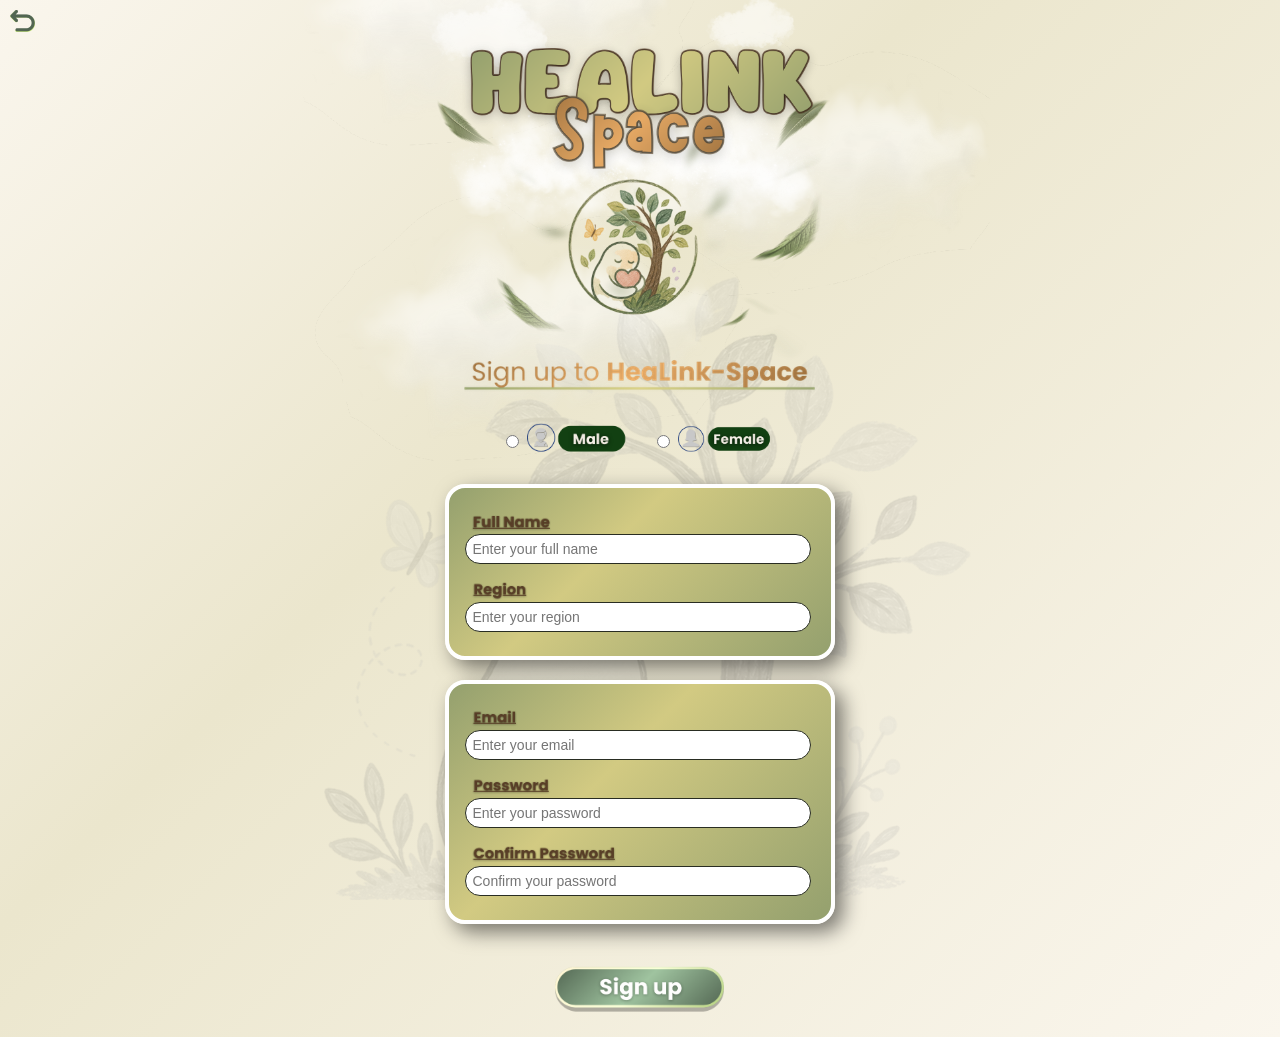
<file: signup.html>
<!DOCTYPE html>
<html lang="en">
<head>
  <meta charset="UTF-8">
    <meta name="viewport" content="width=device-width, initial-scale=1.0">
  <title>Sign Up - Parentacare</title>
  <link rel="stylesheet" href="signup.css">
</head>
<body>

<div class="screen">

   <!-- back button -->
<a href="index.html" class="btn-back">
  <img src="assets2/back.png" alt="Back">
</a>

  <!-- wallpaper -->
  <img src="assets2/wallpaper.png" class="wallpaper" alt="">

  <div class="content">

    <!-- logo -->
    <img src="assets2/logo-login.png" class="logo" alt="Logo">

    <!-- title -->
    <img src="assets2/signupto.png" class="title-img" alt="Sign Up">

    <!-- gender -->
    <div class="gender">
  <label>
    <input type="radio" name="gender" value="male">
    <img src="assets2/male.png" alt="Male">
  </label>

  <label>
    <input type="radio" name="gender" value="female">
    <img src="assets2/female.png" alt="Female">
  </label>
</div>


 

    <!-- form -->
    <form class="signup-form">

<div class="bagian bagian1">

    <img src="assets2/Fullname.png" class="fieldFullname">
  <div class="field-box">
    <input type="text" placeholder="Enter your full name">
  </div>

    <img src="assets2/Region.png" class="fieldregion">
  <div class="field-box">
    <input type="text" placeholder="Enter your region">
  </div>

</div>

<div class="bagian bagian2">

    <img src="assets2/Email3.png" class="fieldemail">
<div class="field-box">
    <input type="email" placeholder="Enter your email">
  </div>

    <img src="assets2/Password3.png" class="fieldpassword">
<div class="field-box">
    <input type="password" placeholder="Enter your password">
  </div>

    <img src="assets2/ConfirmPassword.png" class="fieldconfirmpassword">
<div class="field-box">
    <input type="password" placeholder="Confirm your password">
  </div>

</div>
<!-- button -->
  <a href="ab.html" class="btn-img">
    <img src="assets2/signupbtn.png">
  </a>

</form>




  </div>
</div>

</html>
</file>
<file: index.css>
/* RESET */
html, body {
  margin: 0;
  padding: 0;
}

/* LAYAR UTAMA */
.screen {
  position: relative;           
  width: 100vw;
  min-height: 100vh;
  min-height: 100svh;

  
  background: linear-gradient(
    135deg,
    #faf6ed 0%,
    #ebe6cd 40%,
    #faf6ed 100%
  );

  display: flex;
  justify-content: center;
  align-items: center;

  overflow: hidden;
}

/* WALLPAPER (PALING BAWAH) */
.wallpaper {
  position: fixed;      /* tetap di layar saat scroll */
  bottom: 0;            /* menempel di bawah viewport */
  left: 50%;            /* posisi horizontal di tengah */
  transform: translateX(-50%);  /* supaya benar-benar tengah */
  width: 100vw;          /* bisa atur lebar */
  max-width: 700px;     /* jangan melebihi layar */
  height: auto;         /* proporsional */
  z-index: 0;           /* pastikan berada di belakang konten */
  pointer-events: none; /* klik form tidak terganggu */
  user-select: none;    /* tidak bisa di-select */
}


/* KONTEN UTAMA (DI ATAS WALLPAPER) */
.content {
  position: relative;
  z-index: 2;

  display: flex;
  flex-direction: column;
  align-items: center;
  gap: 5px;
  margin-right: 20px;
}

/* LOGO */
.logo {
  width: 180px;
  margin-bottom: 70px;
  scale: 2.5;
  margin-left: 20px;
}

/* TITLE IMAGE */
.title-img {
  width: 90vw;
  max-width: 390px;
  display: block;
  margin-bottom: 5px;
  margin-left: 20px;
}

/* FORM */
.login-form {
  width: 80vw;
  max-width: 360px;
  margin: 0 auto;
  text-align: left;
}

.login-form label {
  font-size: 14px;
  color: #4d6b3a;
  margin-top: 10px;
  display: block;
}

.login-form input {
  width: 100%;
  padding: 10px;
  margin-top: 6px;
  margin-bottom: 12px;
  border-radius: 6px;
  border: 1px solid #b7d08f;
  outline: none;
}

.fieldemail, .fieldpassword {
  height: 30px;        /* samakan tinggi */
  width: auto;         /* jaga proporsi */
  display: block;
  object-fit: contain;
  align-items: flex-start;
}
/* BUTTON IMAGE */
.btn-img {
  margin-top: 12px;
  background: none;
  border: none;
  padding: 0;
  cursor: pointer;

  width: 90vw;
  max-width: 260px;
  display: block;
  margin-left: auto;
  margin-right: auto;

  position: relative;
  z-index: 3;                    /* PALING DEPAN */
}

.btn-img img {
  width: 100%;
  height: auto;
}

.btn-img img:active {
  transform: scale(0.97);
}

.btn-img:hover {
  transform: scale(1.03);
  transition: 0.3s;
}
/* SIGNUP SECTION */
.signup {
  display: flex;
  align-items: center;   /* sejajar vertikal */
  gap: 3px;             /* jarak antar gambar */
}

/* target semua isi di dalam .signup */


/* samakan tinggi gambar */
.signup img {
  height: 35px;   /* ubah sesuai kebutuhan */
  width: auto;
  display: block;
}

button,
a,
div {
  -webkit-tap-highlight-color: transparent;
}
</file>
<file: signup.css>
/* RESET */
html, body {
  margin: 0;
  padding: 0;
}

/* SCREEN */
.screen {
  position: relative;
  width: 100vw;
  min-height: 100vh;
  min-height: 100svh;

  background: linear-gradient(
    135deg,
    #faf6ed 0%,
    #ebe6cd 40%,
    #faf6ed 100%
  );

  display: flex;
  justify-content: center;
  align-items: center;

  overflow: hidden;
}

/* WALLPAPER */
.wallpaper {
  position: fixed;      /* tetap di layar saat scroll */
  bottom: 0;            /* menempel di bawah viewport */
  left: 50%;            /* posisi horizontal di tengah */
  transform: translateX(-50%);  /* supaya benar-benar tengah */
  width: 100vw;          /* bisa atur lebar */
  max-width: 700px;     /* jangan melebihi layar */
  height: auto;         /* proporsional */
  z-index: 0;           /* pastikan berada di belakang konten */
  pointer-events: none; /* klik form tidak terganggu */
  user-select: none;    /* tidak bisa di-select */
}


/* CONTENT */
.content {
  position: relative;
  z-index: 2;

  display: flex;
  flex-direction: column;
  align-items: center;
  gap: 6px;
  margin-top: 100px;
  margin-right: 1px;
}

/* LOGO */
.logo {
  width: 180px;
  margin-bottom: 60px;
  scale: 2.5;
  left: 50%;
}

/* TITLE */
.title-img {
  width: 90vw;
  max-width: 390px;
}

/* GENDER */
.gender {
  display: flex;
  gap: 25px;
  margin: 10px 0 15px;
}

.gender label {
  display: flex;
  align-items: center;
  gap: 5px;
  font-size: 14px;
  color: #4d6b3a;
}

.gender img {
  width: 100px;
}

/* FORM */
.signup-form {
  width: 100%;
  display: flex;
  flex-direction: column;
    align-items: flex-start;

}

/* FIELD CONTAINER */
.field-box {
  background: #ffffff;
  border: 1.5px solid #292d22;
  border-radius: 15px;
  padding: 5px;

  display: flex;
  flex-direction: column;
  align-items: flex-start;

  text-align: left;
  margin-bottom: 8px;
  width: 100%;
}

/* ICON DI ATAS */
.fieldFullname,
.fieldregion,
.fieldemail,
.fieldpassword,
.fieldconfirmpassword {
  height: 30px;        /* samakan tinggi */
  width: auto;         /* jaga proporsi */
  display: block;
  object-fit: contain;
  align-items: flex-start;
}



/* LABEL */
.field-box label {
  font-size: 13px;
  color: #4d6b3a;
  margin-bottom: 6px;
}

/* INPUT */
.field-box input {
  width: 100%;
  border: none;
  outline: none;
  background: transparent;

  font-size: 14px;
  color: #4d6b3a;
}


/* INPUT BOX */
.input-box {
  display: flex;
  align-items: center;
  background: #e5f0b4;
  border: 1px solid #b7d08f;
  border-radius: 6px;
  padding: 8px 10px;
}

.input-box img {
  width: 20px;
  margin-right: 8px;
}

.input-box input {
  width: 100%;
  border: none;
  background: transparent;
  outline: none;
  font-size: 14px;
  color: #4d6b3a;
}

/* bagi 2 */
.bagian {
  border: 4px solid rgb(255, 255, 255);
  border-radius: 20px;
  padding: 16px;          /* padding umum */
  padding-right: 32px;    /* tambahan jarak khusus kanan */
  margin-bottom: 20px;
  box-sizing: border-box;
  width: 100%;
 background: linear-gradient(
    135deg,
    #94a06e 0%,
    #d2ca82 40%,
    #94a06e 100%
  );
   box-shadow: 8px 8px 20px rgba(0, 0, 0, 0.5)
}





/* BUTTON */
.btn-img {
  margin-top: 15px;
  background: none;
  border: none;
  padding: 0;
  cursor: pointer;

  width: 90vw;
  max-width: 260px;
  margin-left: auto;
  margin-right: auto;

  z-index: 3;
}

.btn-img img {
  display:block;
  width: 65%;
 margin: 0 auto 20px auto;
}

.btn-img:hover {
  transform: scale(1.03);
  transition: 0.3s;
}

.btn-img img:active {
  transform: scale(0.95);
}



/* Tombol Back fixed di kiri atas */
.btn-back {
  position: absolute;      /* tetap di layar saat scroll */
  top: 10px;            /* jarak dari atas */
  left: 10px;           /* jarak dari kiri */
  z-index: 5;           /* di atas semua konten */
  display: block;
  cursor: pointer;
}

.btn-back img {
  width: 25px;          /* sesuaikan ukuran icon */
  height: auto;
  display: block;
}

/* Hover efek (opsional) */
.btn-back:hover img {
  transform: scale(1.1);
  transition: 0.2s;
}
button,
a,
div {
  -webkit-tap-highlight-color: transparent;
}
</file>
